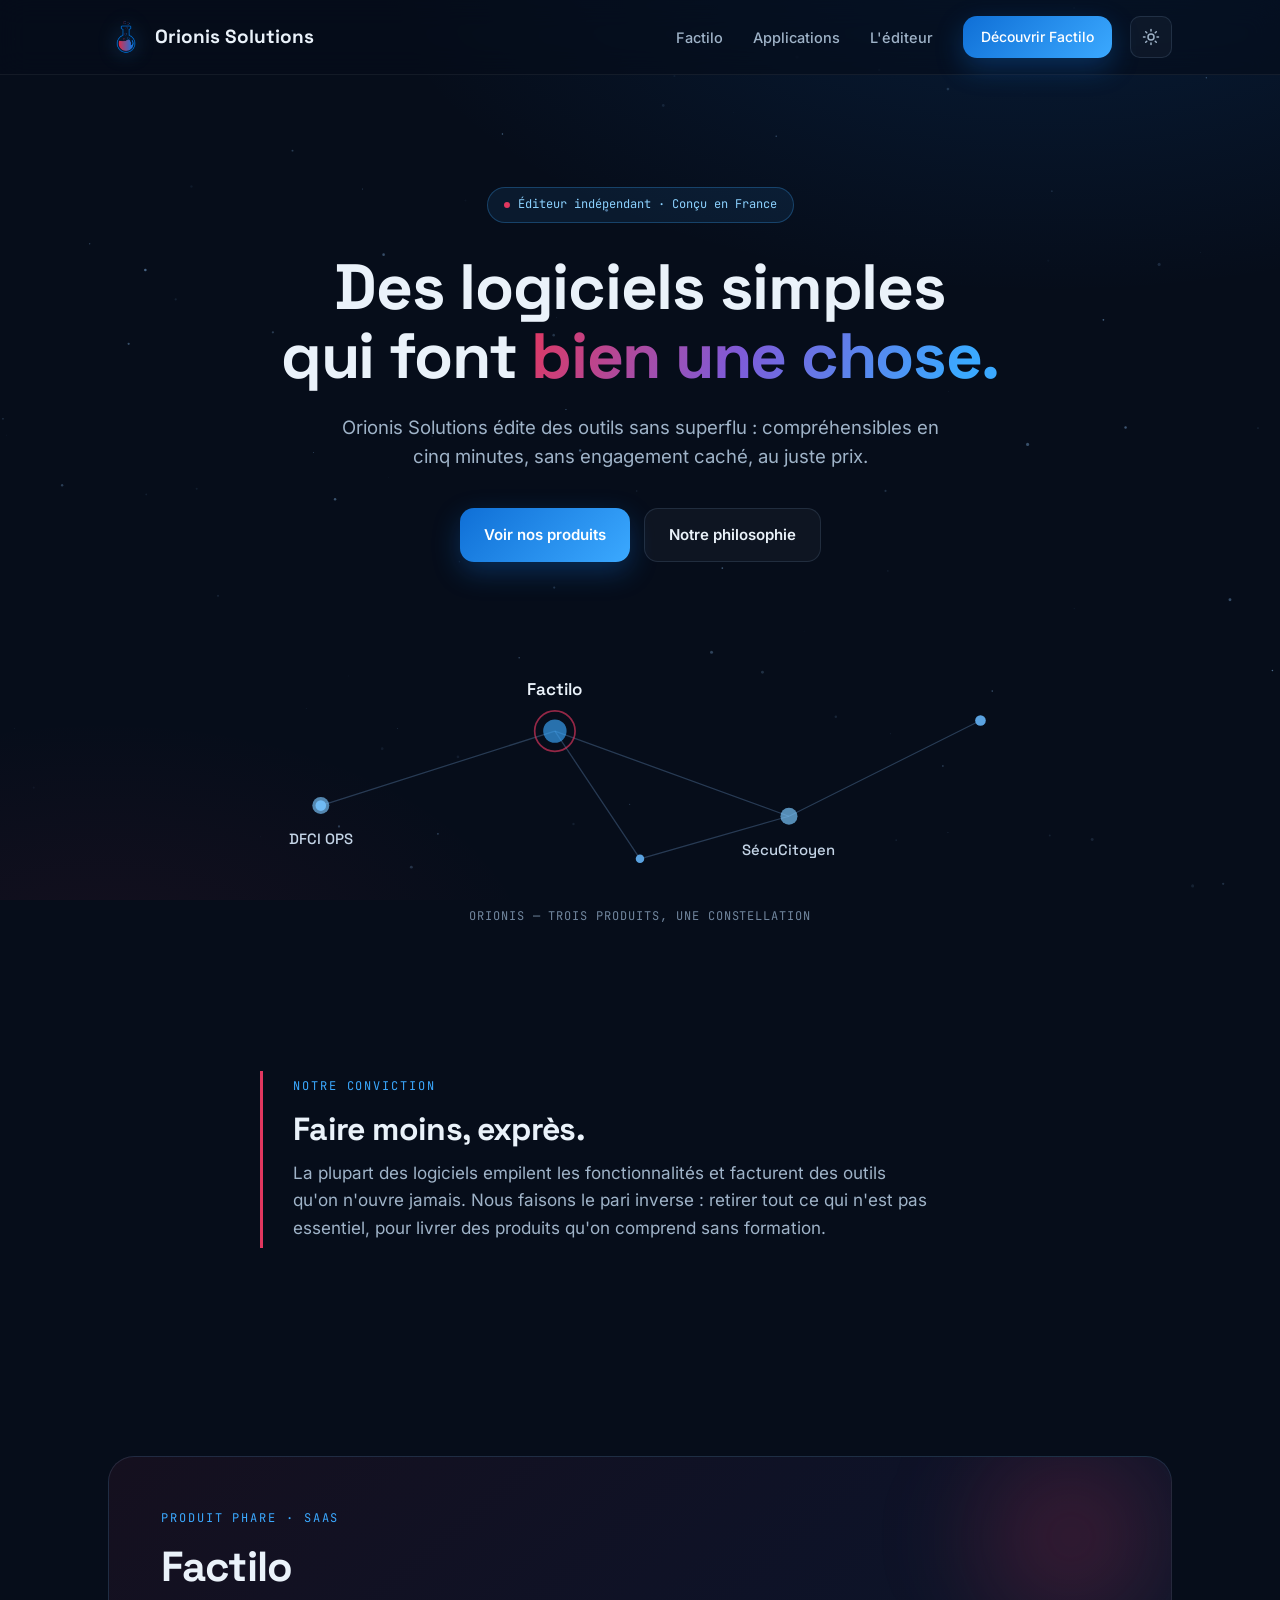
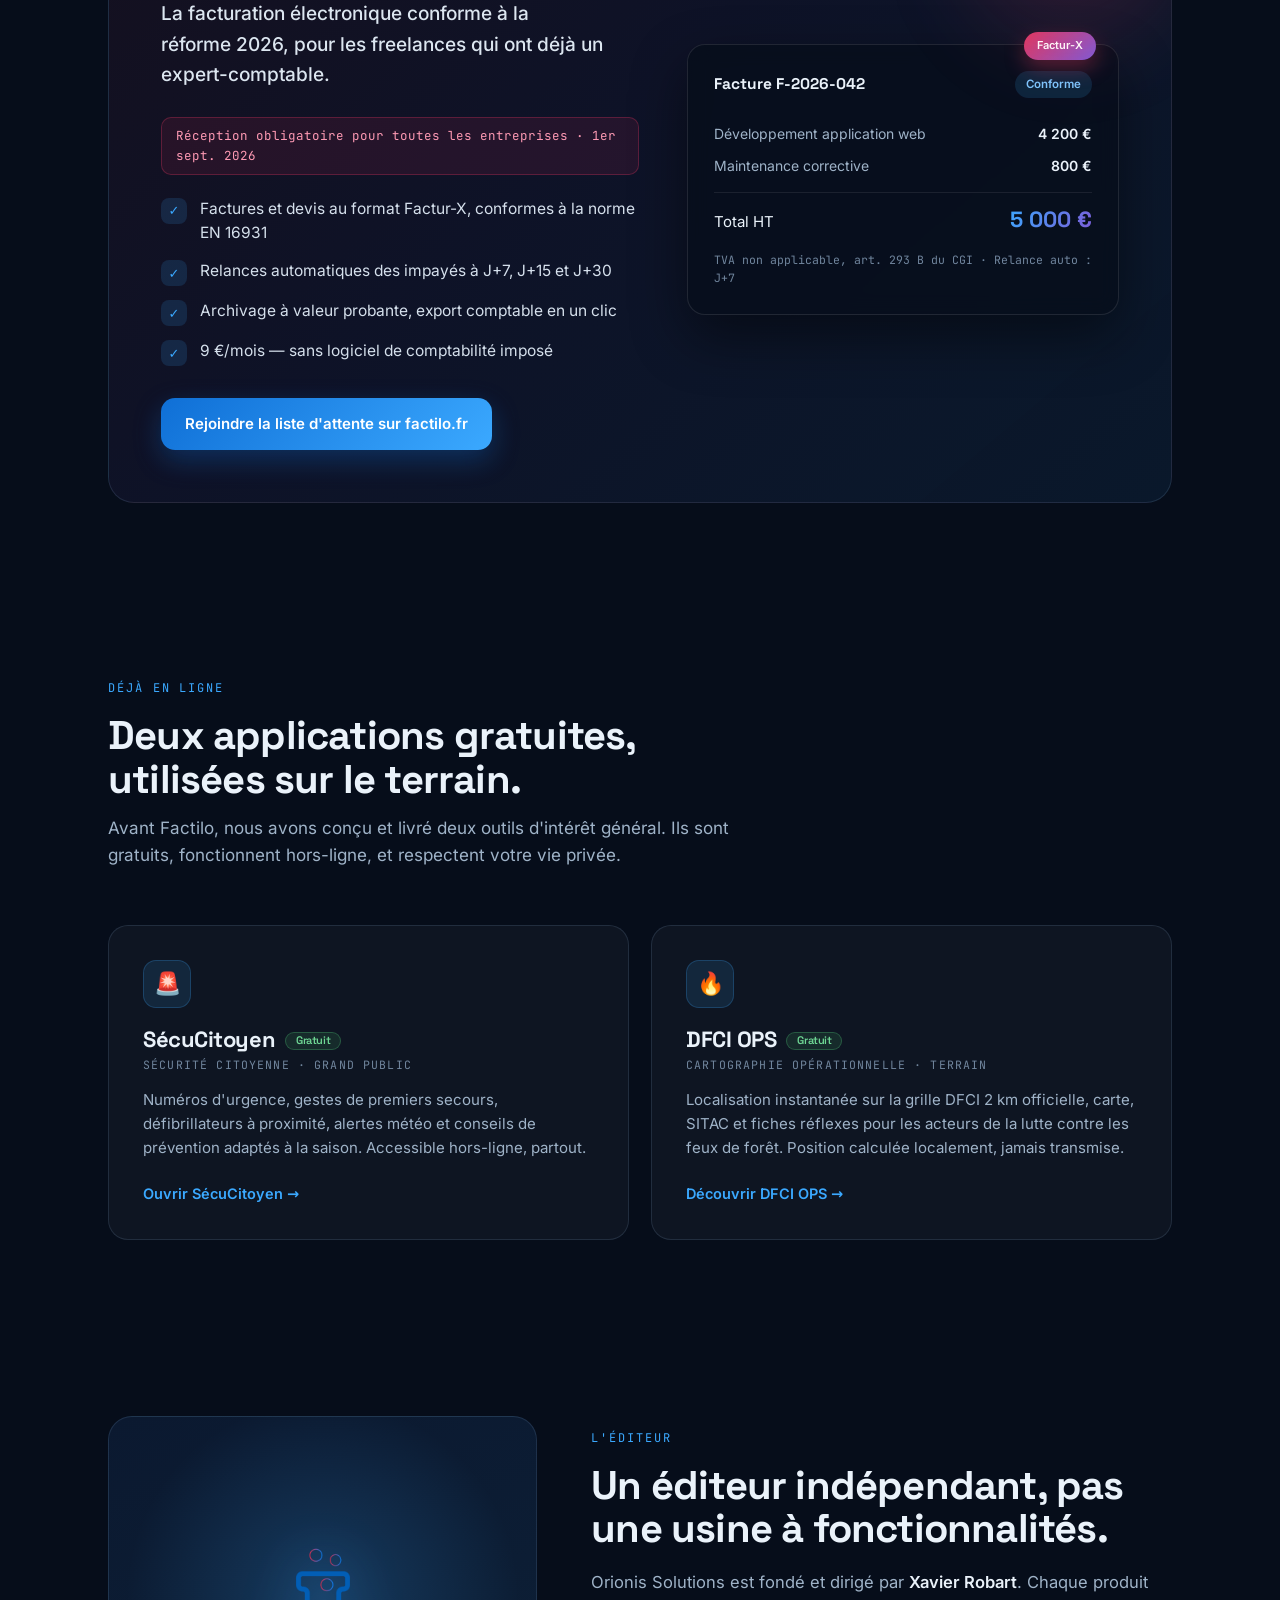
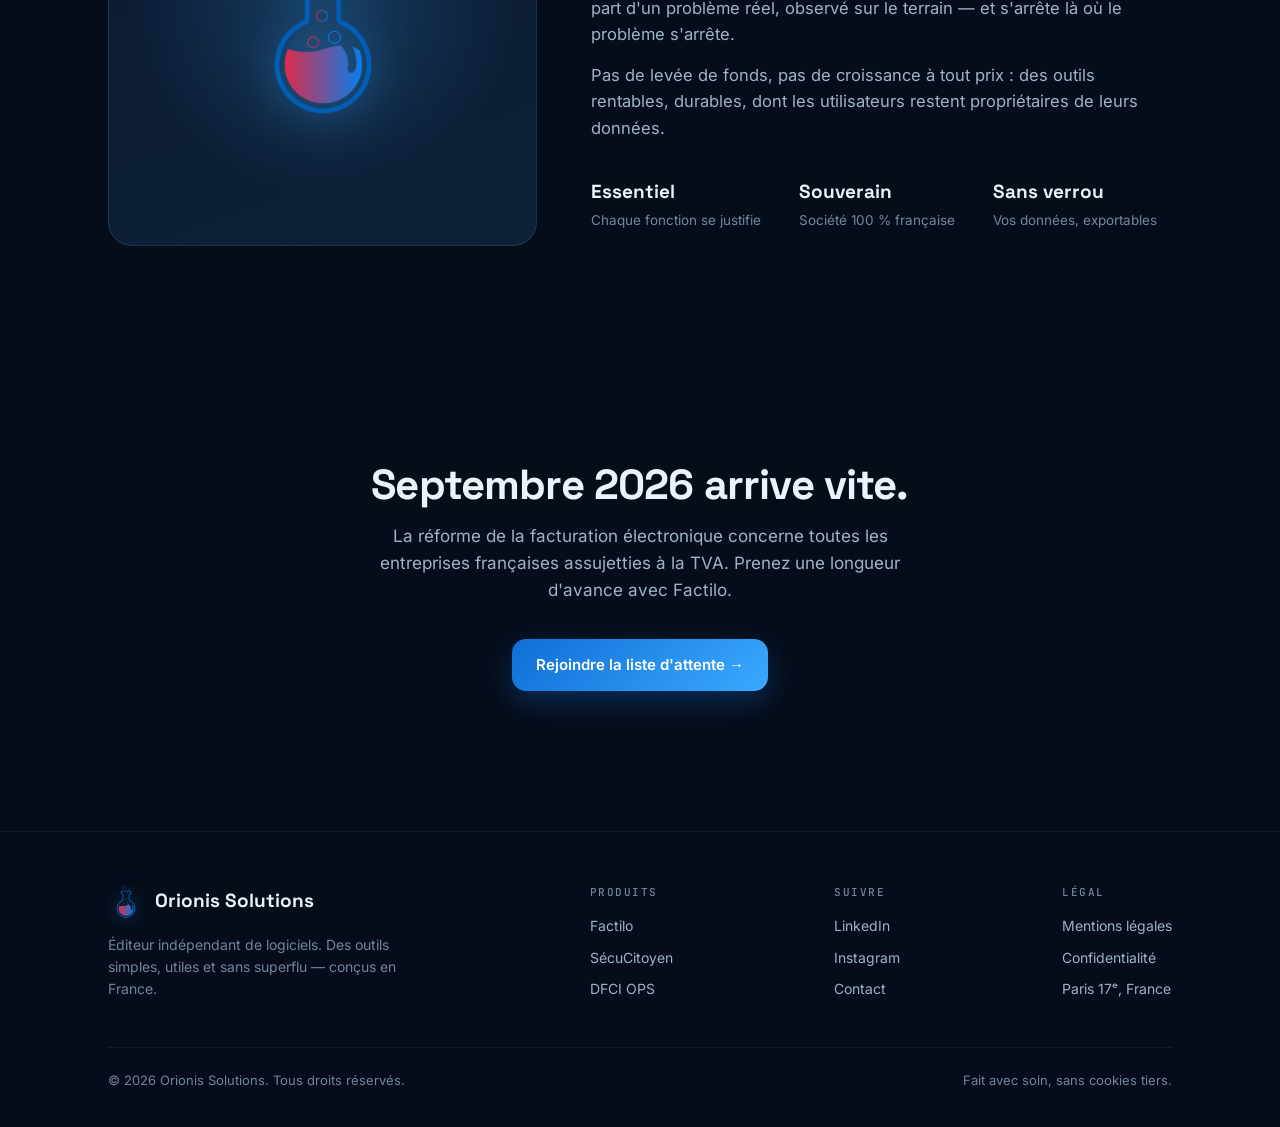
<file: index.html>
<!DOCTYPE html>
<html lang="fr">
<head>
<meta charset="utf-8">
<meta name="viewport" content="width=device-width, initial-scale=1">
<title>Orionis Solutions — Des logiciels simples qui font bien une chose</title>
<meta name="description" content="Éditeur indépendant de logiciels : Factilo (facturation électronique conforme 2026), SécuCitoyen et DFCI OPS. Conçus en France.">
<link rel="icon" type="image/png" href="images/favicon.png">
<link rel="apple-touch-icon" href="images/apple-touch-icon.png">
<link rel="canonical" href="https://orionis-solutions.fr/">
<meta property="og:type" content="website">
<meta property="og:site_name" content="Orionis Solutions">
<meta property="og:title" content="Orionis Solutions — Des logiciels simples qui font bien une chose">
<meta property="og:description" content="Éditeur indépendant de logiciels : Factilo, SécuCitoyen, DFCI OPS. Conçus en France.">
<meta property="og:url" content="https://orionis-solutions.fr/">
<meta property="og:image" content="https://orionis-solutions.fr/images/og-image.png">
<meta property="og:image:width" content="1200">
<meta property="og:image:height" content="630">
<meta property="og:image:alt" content="Orionis Solutions — Des logiciels simples qui font bien une chose.">
<meta property="og:locale" content="fr_FR">
<meta name="twitter:card" content="summary_large_image">
<meta name="twitter:image" content="https://orionis-solutions.fr/images/og-image.png">
<script>try{if(localStorage.getItem('theme')==='light')document.documentElement.dataset.theme='light'}catch(e){}</script>
<link rel="preload" href="fonts/space-grotesk-latin.woff2" as="font" type="font/woff2" crossorigin>
<link rel="preload" href="fonts/inter-latin.woff2" as="font" type="font/woff2" crossorigin>
<link rel="stylesheet" href="fonts/fonts.css">
<link rel="stylesheet" href="style.css">
</head>
<body>

<div class="sky"><canvas id="stars"></canvas></div>

<header>
  <div class="nav">
    <a class="brand" href="#top">
      <img src="images/logo-nobackground.png" alt="Logo Orionis Solutions">
      <span>Orionis Solutions</span>
    </a>
    <div class="nav-right">
      <nav class="nav-links" id="nav-menu" aria-label="Navigation principale">
        <a href="#factilo">Factilo</a>
        <a href="#apps">Applications</a>
        <a href="#editeur">L'éditeur</a>
        <a class="btn btn-primary nav-cta" href="https://factilo.fr" target="_blank" rel="noopener">Découvrir Factilo</a>
      </nav>
      <button class="theme-toggle" aria-label="Activer le mode clair">
        <svg class="icon-sun" viewBox="0 0 24 24" width="18" height="18" fill="none" stroke="currentColor" stroke-width="2" stroke-linecap="round" aria-hidden="true"><circle cx="12" cy="12" r="4"/><path d="M12 2v2M12 20v2M4.93 4.93l1.41 1.41M17.66 17.66l1.41 1.41M2 12h2M20 12h2M4.93 19.07l1.41-1.41M17.66 6.34l1.41-1.41"/></svg>
        <svg class="icon-moon" viewBox="0 0 24 24" width="18" height="18" fill="none" stroke="currentColor" stroke-width="2" stroke-linecap="round" stroke-linejoin="round" aria-hidden="true"><path d="M21 12.79A9 9 0 1 1 11.21 3 7 7 0 0 0 21 12.79z"/></svg>
      </button>
      <button class="menu-toggle" aria-expanded="false" aria-controls="nav-menu" aria-label="Ouvrir le menu">
        <span></span><span></span>
      </button>
    </div>
  </div>
</header>

<main id="top">

  <!-- HERO -->
  <div class="hero wrap">
    <div class="badge"><i></i>Éditeur indépendant · Conçu en France</div>
    <h1>Des logiciels simples<br>qui font <em>bien une chose.</em></h1>
    <p>Orionis Solutions édite des outils sans superflu : compréhensibles en cinq minutes, sans engagement caché, au juste prix.</p>
    <div class="hero-ctas">
      <a class="btn btn-primary" href="#factilo">Voir nos produits</a>
      <a class="btn btn-ghost" href="#editeur">Notre philosophie</a>
    </div>
  </div>

  <!-- CONSTELLATION -->
  <div class="constellation wrap" aria-hidden="true">
    <svg viewBox="0 0 1000 240" xmlns="http://www.w3.org/2000/svg" role="img">
      <g stroke="rgba(130,180,235,.28)" stroke-width="1.2">
        <line x1="200" y1="150" x2="420" y2="80"/>
        <line x1="420" y1="80" x2="640" y2="160"/>
        <line x1="640" y1="160" x2="820" y2="70"/>
        <line x1="420" y1="80" x2="500" y2="200"/>
        <line x1="640" y1="160" x2="500" y2="200"/>
      </g>
      <!-- étoiles secondaires -->
      <circle cx="200" cy="150" r="5" fill="#5aa2e0"/>
      <circle cx="500" cy="200" r="4" fill="#5aa2e0"/>
      <circle cx="820" cy="70" r="5" fill="#5aa2e0"/>
      <!-- Factilo -->
      <circle cx="420" cy="80" r="11" fill="#3ba9ff">
        <animate attributeName="opacity" values="1;.6;1" dur="3.4s" repeatCount="indefinite"/>
      </circle>
      <circle cx="420" cy="80" r="19" fill="none" stroke="rgba(225,55,95,.65)" stroke-width="1.6"/>
      <text class="t-main" x="420" y="46" text-anchor="middle" fill="#eaf2fa" font-family="Space Grotesk,sans-serif" font-weight="600" font-size="16">Factilo</text>
      <!-- SécuCitoyen -->
      <circle cx="640" cy="160" r="8" fill="#7cc8ff">
        <animate attributeName="opacity" values="1;.65;1" dur="4.1s" repeatCount="indefinite"/>
      </circle>
      <text x="640" y="196" text-anchor="middle" fill="#c4d4e6" font-family="Space Grotesk,sans-serif" font-weight="500" font-size="14">SécuCitoyen</text>
      <!-- DFCI OPS -->
      <circle cx="200" cy="150" r="8" fill="#7cc8ff">
        <animate attributeName="opacity" values="1;.65;1" dur="3.8s" repeatCount="indefinite"/>
      </circle>
      <text x="200" y="186" text-anchor="middle" fill="#c4d4e6" font-family="Space Grotesk,sans-serif" font-weight="500" font-size="14">DFCI OPS</text>
    </svg>
    <div class="const-caption">ORIONIS — TROIS PRODUITS, UNE CONSTELLATION</div>
  </div>

  <!-- MANIFESTO -->
  <div class="manifesto wrap">
    <div class="manifesto-box">
      <div class="eyebrow">Notre conviction</div>
      <h2>Faire moins, exprès.</h2>
      <p>La plupart des logiciels empilent les fonctionnalités et facturent des outils qu'on n'ouvre jamais. Nous faisons le pari inverse : retirer tout ce qui n'est pas essentiel, pour livrer des produits qu'on comprend sans formation.</p>
    </div>
  </div>

  <!-- FACTILO -->
  <section id="factilo" class="wrap">
    <div class="factilo-card">
      <div>
        <div class="eyebrow">Produit phare · SaaS</div>
        <h3>Factilo</h3>
        <p class="pitch">La facturation électronique conforme à la réforme 2026, pour les freelances qui ont déjà un expert-comptable.</p>
        <div class="deadline">Réception obligatoire pour toutes les entreprises · 1er sept. 2026</div>
        <div class="checks">
          <div class="check"><b>✓</b><span>Factures et devis au format Factur-X, conformes à la norme EN 16931</span></div>
          <div class="check"><b>✓</b><span>Relances automatiques des impayés à J+7, J+15 et J+30</span></div>
          <div class="check"><b>✓</b><span>Archivage à valeur probante, export comptable en un clic</span></div>
          <div class="check"><b>✓</b><span>9 €/mois — sans logiciel de comptabilité imposé</span></div>
        </div>
        <a class="btn btn-primary" href="https://factilo.fr" target="_blank" rel="noopener">Rejoindre la liste d'attente sur factilo.fr</a>
      </div>
      <div>
        <div class="invoice">
          <div class="inv-badge">Factur-X</div>
          <div class="invoice-head">
            <strong>Facture F-2026-042</strong>
            <span class="tag">Conforme</span>
          </div>
          <div class="inv-row"><span>Développement application web</span><span>4 200 €</span></div>
          <div class="inv-row"><span>Maintenance corrective</span><span>800 €</span></div>
          <div class="inv-sep"></div>
          <div class="inv-total"><span>Total HT</span><strong>5 000 €</strong></div>
          <div class="inv-note">TVA non applicable, art. 293 B du CGI · Relance auto : J+7</div>
        </div>
      </div>
    </div>
  </section>

  <!-- APPS GRATUITES -->
  <section id="apps" class="wrap">
    <div class="sec-head">
      <div class="eyebrow">Déjà en ligne</div>
      <h2>Deux applications gratuites, utilisées sur le terrain.</h2>
      <p>Avant Factilo, nous avons conçu et livré deux outils d'intérêt général. Ils sont gratuits, fonctionnent hors-ligne, et respectent votre vie privée.</p>
    </div>
    <div class="apps-grid">
      <article class="app-card">
        <div class="icon">🚨</div>
        <h3>SécuCitoyen<span class="free-pill">Gratuit</span></h3>
        <div class="kind">Sécurité citoyenne · Grand public</div>
        <p>Numéros d'urgence, gestes de premiers secours, défibrillateurs à proximité, alertes météo et conseils de prévention adaptés à la saison. Accessible hors-ligne, partout.</p>
        <a class="link" href="https://secucitoyen.vercel.app" target="_blank" rel="noopener">Ouvrir SécuCitoyen</a>
      </article>
      <article class="app-card">
        <div class="icon">🔥</div>
        <h3>DFCI OPS<span class="free-pill">Gratuit</span></h3>
        <div class="kind">Cartographie opérationnelle · Terrain</div>
        <p>Localisation instantanée sur la grille DFCI 2 km officielle, carte, SITAC et fiches réflexes pour les acteurs de la lutte contre les feux de forêt. Position calculée localement, jamais transmise.</p>
        <a class="link" href="pages/dfci-ops.html">Découvrir DFCI OPS</a>
      </article>
    </div>
  </section>

  <!-- ÉDITEUR -->
  <section id="editeur" class="wrap">
    <div class="studio">
      <div class="studio-visual">
        <img src="images/logo-nobackground.png" alt="Logo Orionis Solutions : une fiole bleue et rouge">
      </div>
      <div>
        <div class="eyebrow">L'éditeur</div>
        <h2>Un éditeur indépendant, pas une usine à fonctionnalités.</h2>
        <p>Orionis Solutions est fondé et dirigé par <strong style="color:var(--txt)">Xavier Robart</strong>. Chaque produit part d'un problème réel, observé sur le terrain — et s'arrête là où le problème s'arrête.</p>
        <p>Pas de levée de fonds, pas de croissance à tout prix : des outils rentables, durables, dont les utilisateurs restent propriétaires de leurs données.</p>
        <div class="pillars">
          <div class="pillar"><strong>Essentiel</strong><span>Chaque fonction se justifie</span></div>
          <div class="pillar"><strong>Souverain</strong><span>Société 100 % française</span></div>
          <div class="pillar"><strong>Sans verrou</strong><span>Vos données, exportables</span></div>
        </div>
      </div>
    </div>
  </section>

  <!-- CTA FINAL -->
  <div class="final wrap">
    <h2>Septembre 2026 arrive vite.</h2>
    <p>La réforme de la facturation électronique concerne toutes les entreprises françaises assujetties à la TVA. Prenez une longueur d'avance avec Factilo.</p>
    <a class="btn btn-primary" href="https://factilo.fr" target="_blank" rel="noopener">Rejoindre la liste d'attente →</a>
  </div>

</main>

<footer id="contact">
  <div class="wrap">
    <div class="foot-grid">
      <div class="foot-brand">
        <div class="brand">
          <img src="images/logo-nobackground.png" alt="Logo Orionis Solutions">
          <span>Orionis Solutions</span>
        </div>
        <p>Éditeur indépendant de logiciels. Des outils simples, utiles et sans superflu — conçus en France.</p>
      </div>
      <div class="foot-col">
        <h4>Produits</h4>
        <a href="https://factilo.fr" target="_blank" rel="noopener">Factilo</a>
        <a href="https://secucitoyen.vercel.app" target="_blank" rel="noopener">SécuCitoyen</a>
        <a href="pages/dfci-ops.html">DFCI OPS</a>
      </div>
      <div class="foot-col">
        <h4>Suivre</h4>
        <a href="https://www.linkedin.com/company/orionis-solutions" target="_blank" rel="noopener">LinkedIn</a>
        <a href="https://www.instagram.com/orionis_solutions/" target="_blank" rel="noopener">Instagram</a>
        <a href="mailto:xav.robart@gmail.com">Contact</a>
      </div>
      <div class="foot-col">
        <h4>Légal</h4>
        <a href="mentions-legales.html">Mentions légales</a>
        <a href="politique-confidentialite.html">Confidentialité</a>
        <span>Paris 17ᵉ, France</span>
      </div>
    </div>
    <div class="foot-legal">
      <span>© 2026 Orionis Solutions. Tous droits réservés.</span>
      <span>Fait avec soin, sans cookies tiers.</span>
    </div>
  </div>
</footer>

<button class="to-top" aria-label="Remonter en haut de la page">
  <svg viewBox="0 0 24 24" width="20" height="20" fill="none" stroke="currentColor" stroke-width="2" stroke-linecap="round" stroke-linejoin="round" aria-hidden="true"><path d="M12 19V5M5 12l7-7 7 7"/></svg>
</button>

<script src="main.js" defer></script>

</body>
</html>
</file>
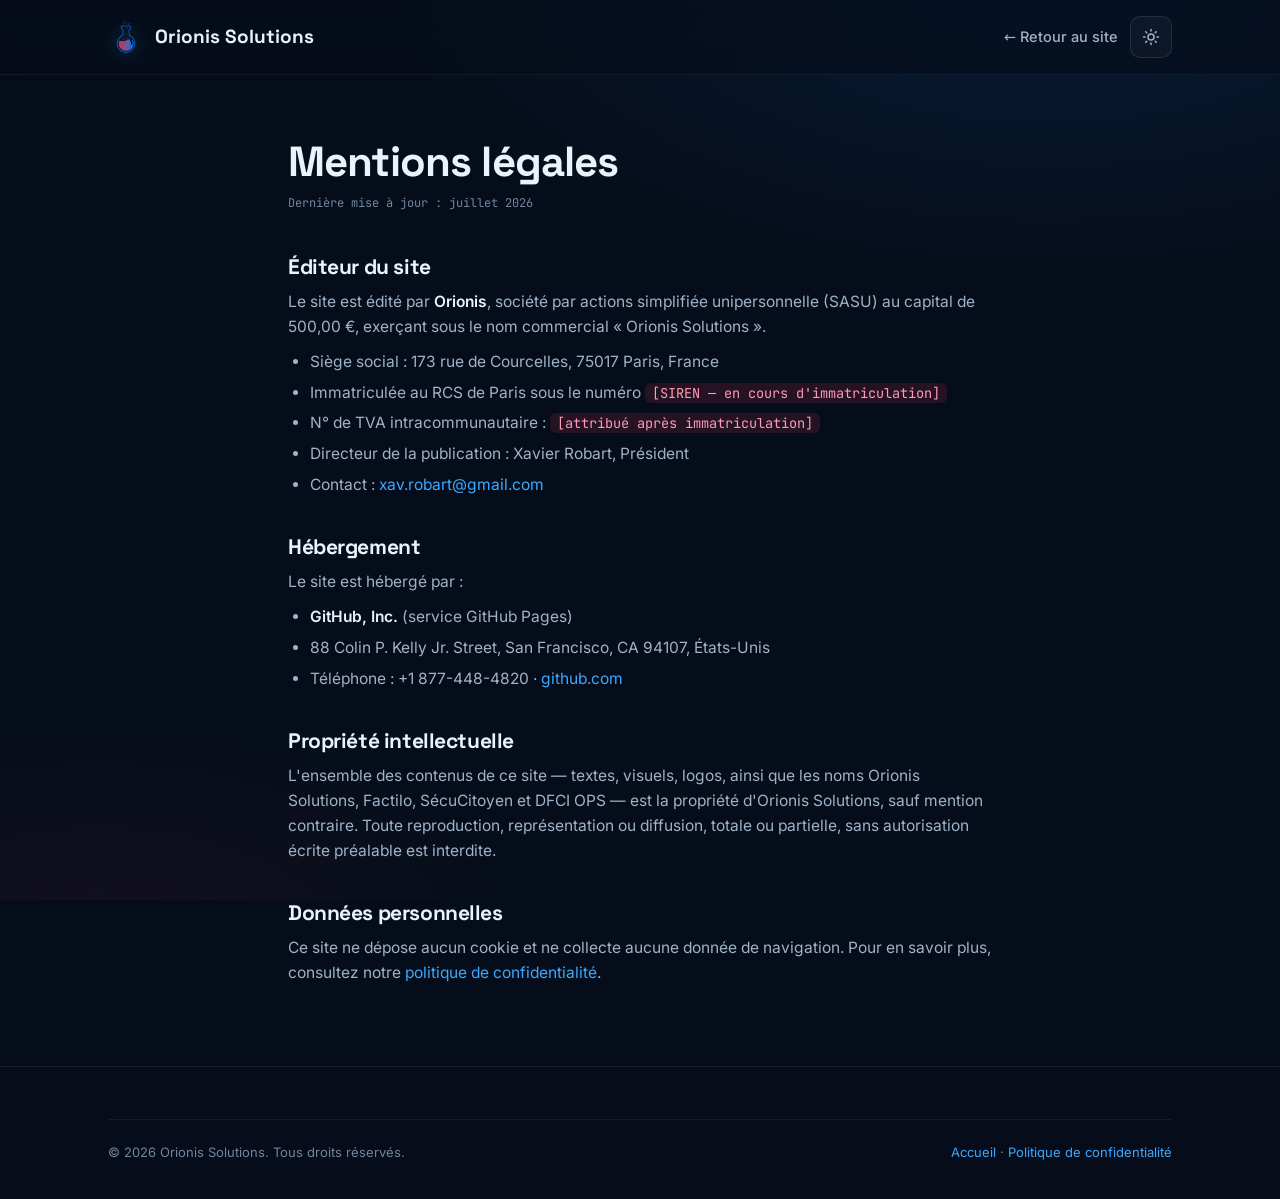
<file: mentions-legales.html>
<!DOCTYPE html>
<html lang="fr">
<head>
<meta charset="utf-8">
<meta name="viewport" content="width=device-width, initial-scale=1">
<title>Mentions légales — Orionis Solutions</title>
<meta name="description" content="Mentions légales du site d'Orionis Solutions.">
<link rel="icon" type="image/png" href="images/favicon.png">
<link rel="apple-touch-icon" href="images/apple-touch-icon.png">
<script>try{if(localStorage.getItem('theme')==='light')document.documentElement.dataset.theme='light'}catch(e){}</script>
<link rel="stylesheet" href="fonts/fonts.css">
<link rel="stylesheet" href="style.css">
</head>
<body>

<div class="sky"></div>

<header>
  <div class="nav">
    <a class="brand" href="index.html">
      <img src="images/logo-nobackground.png" alt="Logo Orionis Solutions">
      <span>Orionis Solutions</span>
    </a>
    <div class="nav-right">
      <a class="back-link" href="index.html">← Retour au site</a>
      <button class="theme-toggle" aria-label="Activer le mode clair">
        <svg class="icon-sun" viewBox="0 0 24 24" width="18" height="18" fill="none" stroke="currentColor" stroke-width="2" stroke-linecap="round" aria-hidden="true"><circle cx="12" cy="12" r="4"/><path d="M12 2v2M12 20v2M4.93 4.93l1.41 1.41M17.66 17.66l1.41 1.41M2 12h2M20 12h2M4.93 19.07l1.41-1.41M17.66 6.34l1.41-1.41"/></svg>
        <svg class="icon-moon" viewBox="0 0 24 24" width="18" height="18" fill="none" stroke="currentColor" stroke-width="2" stroke-linecap="round" stroke-linejoin="round" aria-hidden="true"><path d="M21 12.79A9 9 0 1 1 11.21 3 7 7 0 0 0 21 12.79z"/></svg>
      </button>
    </div>
  </div>
</header>

<main class="legal">
  <h1>Mentions légales</h1>
  <p class="updated">Dernière mise à jour : juillet 2026</p>

  <h2>Éditeur du site</h2>
  <p>Le site est édité par <strong style="color:var(--txt)">Orionis</strong>, société par actions simplifiée unipersonnelle (SASU) au capital de 500,00 €, exerçant sous le nom commercial « Orionis Solutions ».</p>
  <ul>
    <li>Siège social : 173 rue de Courcelles, 75017 Paris, France</li>
    <li>Immatriculée au RCS de Paris sous le numéro <mark>[SIREN — en cours d'immatriculation]</mark></li>
    <li>N° de TVA intracommunautaire : <mark>[attribué après immatriculation]</mark></li>
    <li>Directeur de la publication : Xavier Robart, Président</li>
    <li>Contact : <a href="mailto:xav.robart@gmail.com">xav.robart@gmail.com</a></li>
  </ul>

  <h2>Hébergement</h2>
  <p>Le site est hébergé par :</p>
  <ul>
    <li><strong style="color:var(--txt)">GitHub, Inc.</strong> (service GitHub Pages)</li>
    <li>88 Colin P. Kelly Jr. Street, San Francisco, CA 94107, États-Unis</li>
    <li>Téléphone : +1 877-448-4820 · <a href="https://github.com" target="_blank" rel="noopener">github.com</a></li>
  </ul>

  <h2>Propriété intellectuelle</h2>
  <p>L'ensemble des contenus de ce site — textes, visuels, logos, ainsi que les noms Orionis Solutions, Factilo, SécuCitoyen et DFCI OPS — est la propriété d'Orionis Solutions, sauf mention contraire. Toute reproduction, représentation ou diffusion, totale ou partielle, sans autorisation écrite préalable est interdite.</p>

  <h2>Données personnelles</h2>
  <p>Ce site ne dépose aucun cookie et ne collecte aucune donnée de navigation. Pour en savoir plus, consultez notre <a href="politique-confidentialite.html">politique de confidentialité</a>.</p>
</main>

<footer>
  <div class="wrap">
    <div class="foot-legal">
      <span>© 2026 Orionis Solutions. Tous droits réservés.</span>
      <span><a href="index.html">Accueil</a> · <a href="politique-confidentialite.html">Politique de confidentialité</a></span>
    </div>
  </div>
</footer>

<button class="to-top" aria-label="Remonter en haut de la page">
  <svg viewBox="0 0 24 24" width="20" height="20" fill="none" stroke="currentColor" stroke-width="2" stroke-linecap="round" stroke-linejoin="round" aria-hidden="true"><path d="M12 19V5M5 12l7-7 7 7"/></svg>
</button>

<script src="main.js" defer></script>

</body>
</html>
</file>
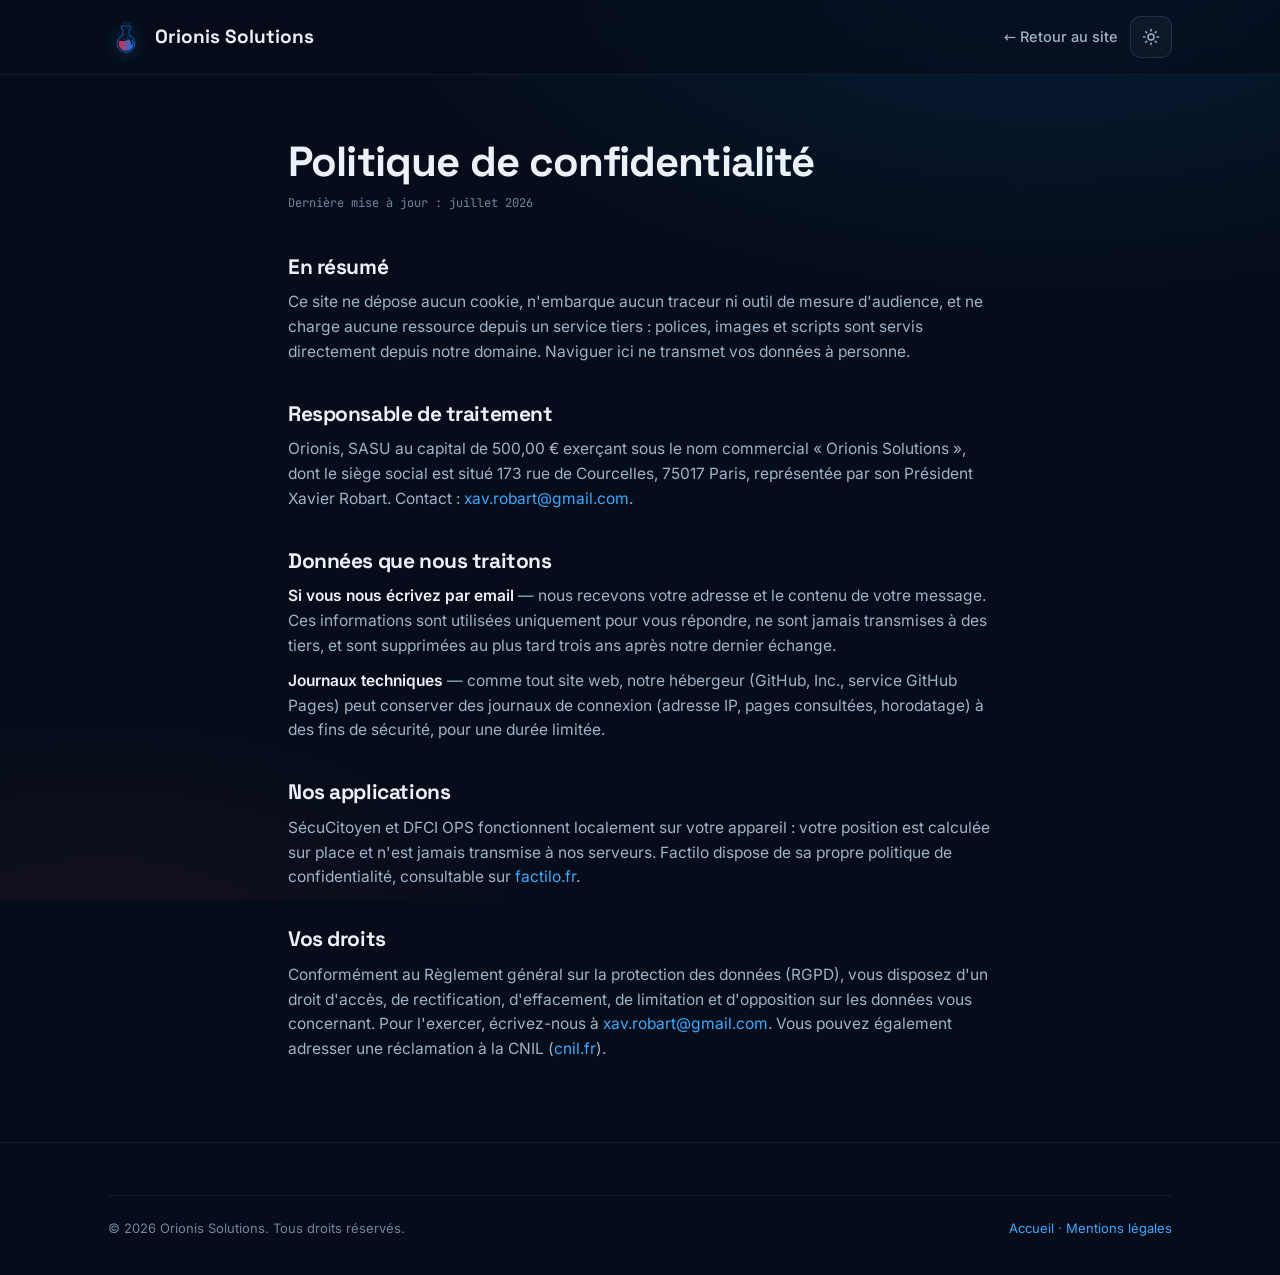
<file: politique-confidentialite.html>
<!DOCTYPE html>
<html lang="fr">
<head>
<meta charset="utf-8">
<meta name="viewport" content="width=device-width, initial-scale=1">
<title>Politique de confidentialité — Orionis Solutions</title>
<meta name="description" content="Politique de confidentialité du site d'Orionis Solutions.">
<link rel="icon" type="image/png" href="images/favicon.png">
<link rel="apple-touch-icon" href="images/apple-touch-icon.png">
<script>try{if(localStorage.getItem('theme')==='light')document.documentElement.dataset.theme='light'}catch(e){}</script>
<link rel="stylesheet" href="fonts/fonts.css">
<link rel="stylesheet" href="style.css">
</head>
<body>

<div class="sky"></div>

<header>
  <div class="nav">
    <a class="brand" href="index.html">
      <img src="images/logo-nobackground.png" alt="Logo Orionis Solutions">
      <span>Orionis Solutions</span>
    </a>
    <div class="nav-right">
      <a class="back-link" href="index.html">← Retour au site</a>
      <button class="theme-toggle" aria-label="Activer le mode clair">
        <svg class="icon-sun" viewBox="0 0 24 24" width="18" height="18" fill="none" stroke="currentColor" stroke-width="2" stroke-linecap="round" aria-hidden="true"><circle cx="12" cy="12" r="4"/><path d="M12 2v2M12 20v2M4.93 4.93l1.41 1.41M17.66 17.66l1.41 1.41M2 12h2M20 12h2M4.93 19.07l1.41-1.41M17.66 6.34l1.41-1.41"/></svg>
        <svg class="icon-moon" viewBox="0 0 24 24" width="18" height="18" fill="none" stroke="currentColor" stroke-width="2" stroke-linecap="round" stroke-linejoin="round" aria-hidden="true"><path d="M21 12.79A9 9 0 1 1 11.21 3 7 7 0 0 0 21 12.79z"/></svg>
      </button>
    </div>
  </div>
</header>

<main class="legal">
  <h1>Politique de confidentialité</h1>
  <p class="updated">Dernière mise à jour : juillet 2026</p>

  <h2>En résumé</h2>
  <p>Ce site ne dépose aucun cookie, n'embarque aucun traceur ni outil de mesure d'audience, et ne charge aucune ressource depuis un service tiers : polices, images et scripts sont servis directement depuis notre domaine. Naviguer ici ne transmet vos données à personne.</p>

  <h2>Responsable de traitement</h2>
  <p>Orionis, SASU au capital de 500,00 € exerçant sous le nom commercial « Orionis Solutions », dont le siège social est situé 173 rue de Courcelles, 75017 Paris, représentée par son Président Xavier Robart. Contact : <a href="mailto:xav.robart@gmail.com">xav.robart@gmail.com</a>.</p>

  <h2>Données que nous traitons</h2>
  <p><strong style="color:var(--txt)">Si vous nous écrivez par email</strong> — nous recevons votre adresse et le contenu de votre message. Ces informations sont utilisées uniquement pour vous répondre, ne sont jamais transmises à des tiers, et sont supprimées au plus tard trois ans après notre dernier échange.</p>
  <p><strong style="color:var(--txt)">Journaux techniques</strong> — comme tout site web, notre hébergeur (GitHub, Inc., service GitHub Pages) peut conserver des journaux de connexion (adresse IP, pages consultées, horodatage) à des fins de sécurité, pour une durée limitée.</p>

  <h2>Nos applications</h2>
  <p>SécuCitoyen et DFCI OPS fonctionnent localement sur votre appareil : votre position est calculée sur place et n'est jamais transmise à nos serveurs. Factilo dispose de sa propre politique de confidentialité, consultable sur <a href="https://factilo.fr" target="_blank" rel="noopener">factilo.fr</a>.</p>

  <h2>Vos droits</h2>
  <p>Conformément au Règlement général sur la protection des données (RGPD), vous disposez d'un droit d'accès, de rectification, d'effacement, de limitation et d'opposition sur les données vous concernant. Pour l'exercer, écrivez-nous à <a href="mailto:xav.robart@gmail.com">xav.robart@gmail.com</a>. Vous pouvez également adresser une réclamation à la CNIL (<a href="https://www.cnil.fr" target="_blank" rel="noopener">cnil.fr</a>).</p>
</main>

<footer>
  <div class="wrap">
    <div class="foot-legal">
      <span>© 2026 Orionis Solutions. Tous droits réservés.</span>
      <span><a href="index.html">Accueil</a> · <a href="mentions-legales.html">Mentions légales</a></span>
    </div>
  </div>
</footer>

<button class="to-top" aria-label="Remonter en haut de la page">
  <svg viewBox="0 0 24 24" width="20" height="20" fill="none" stroke="currentColor" stroke-width="2" stroke-linecap="round" stroke-linejoin="round" aria-hidden="true"><path d="M12 19V5M5 12l7-7 7 7"/></svg>
</button>

<script src="main.js" defer></script>

</body>
</html>
</file>
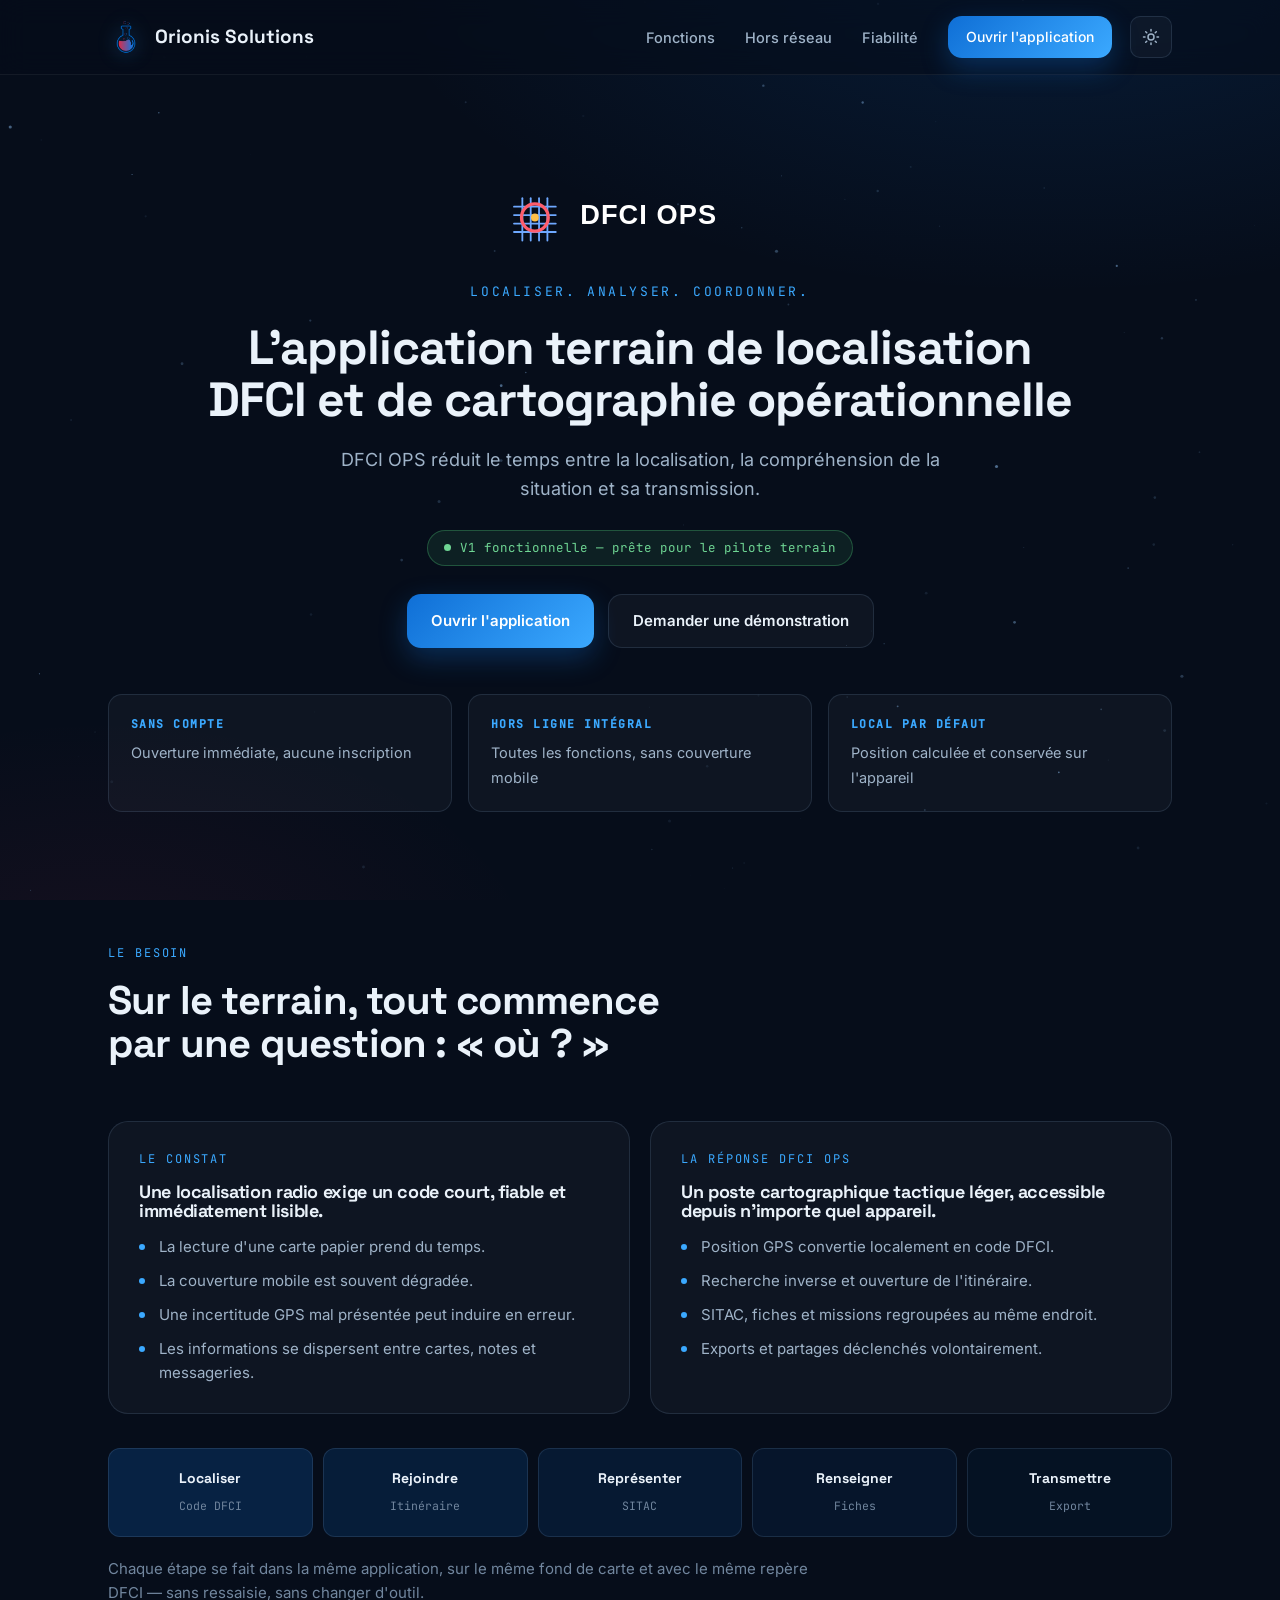
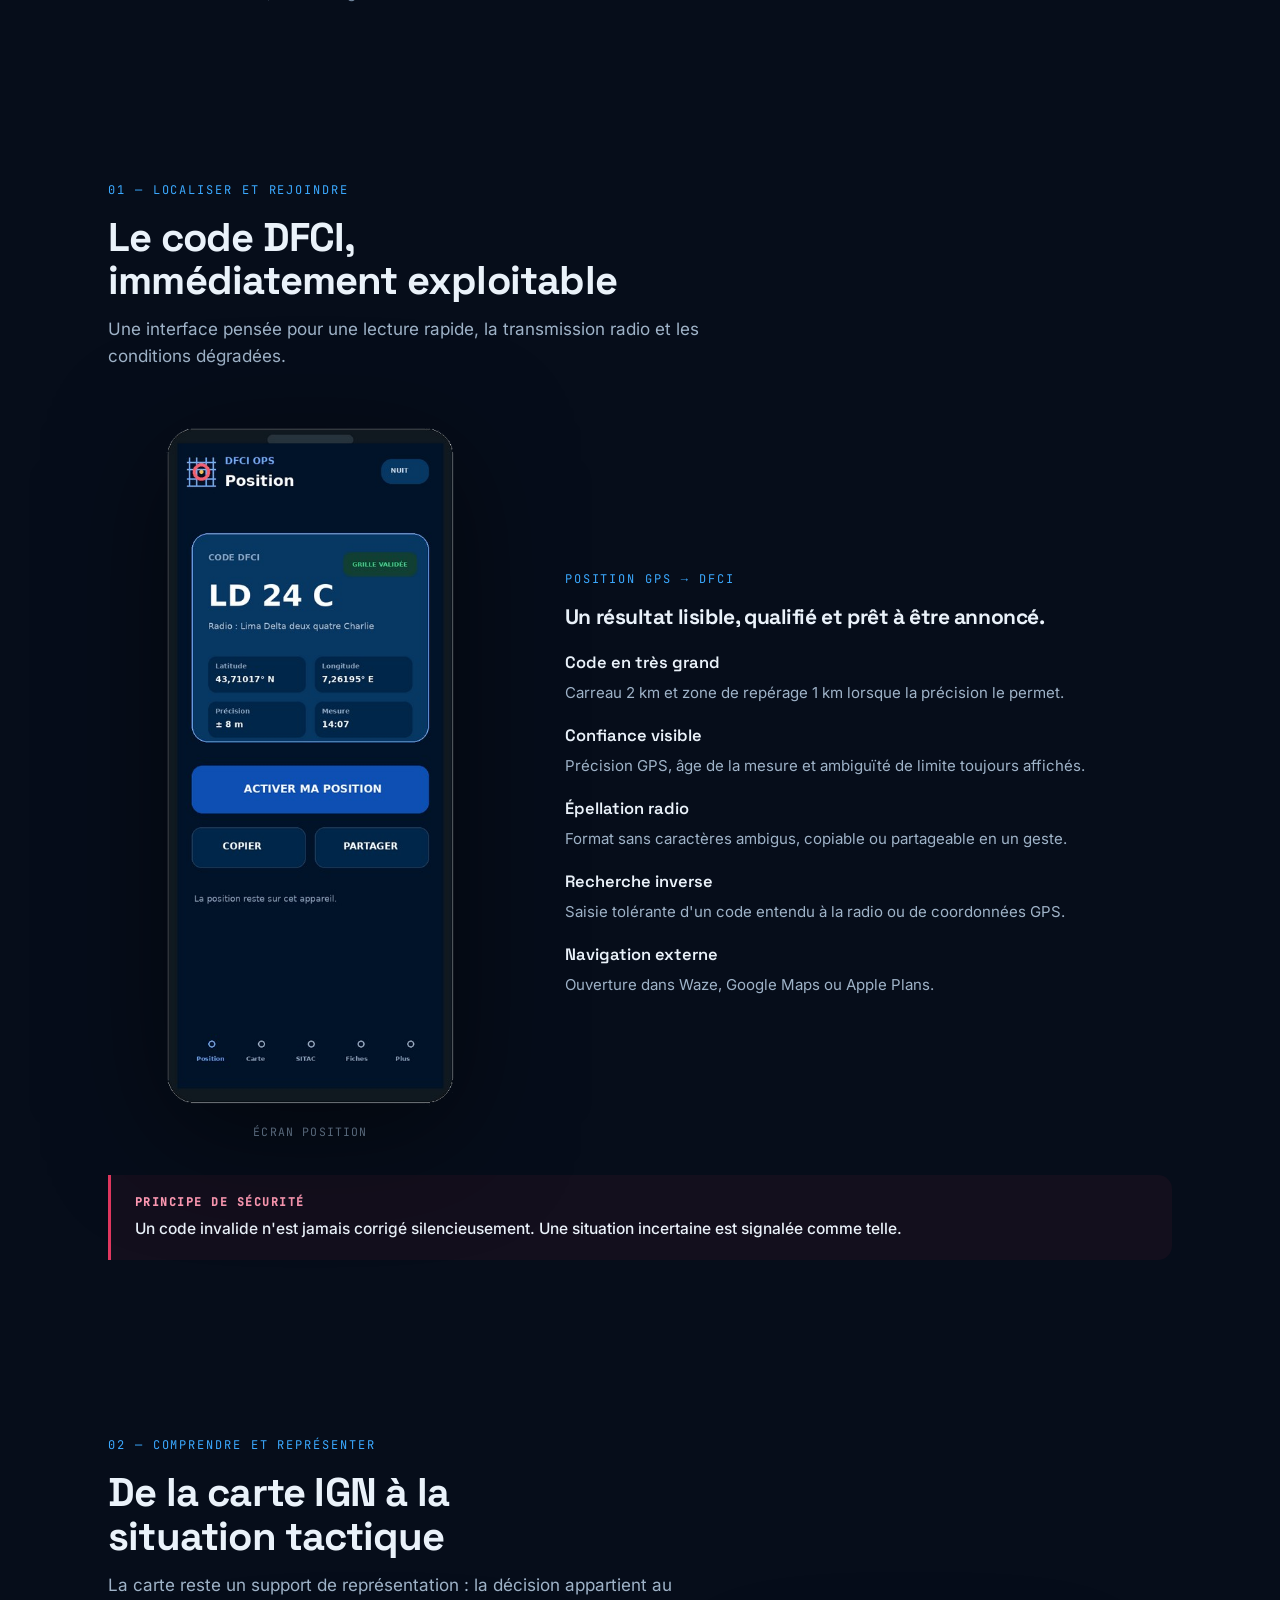
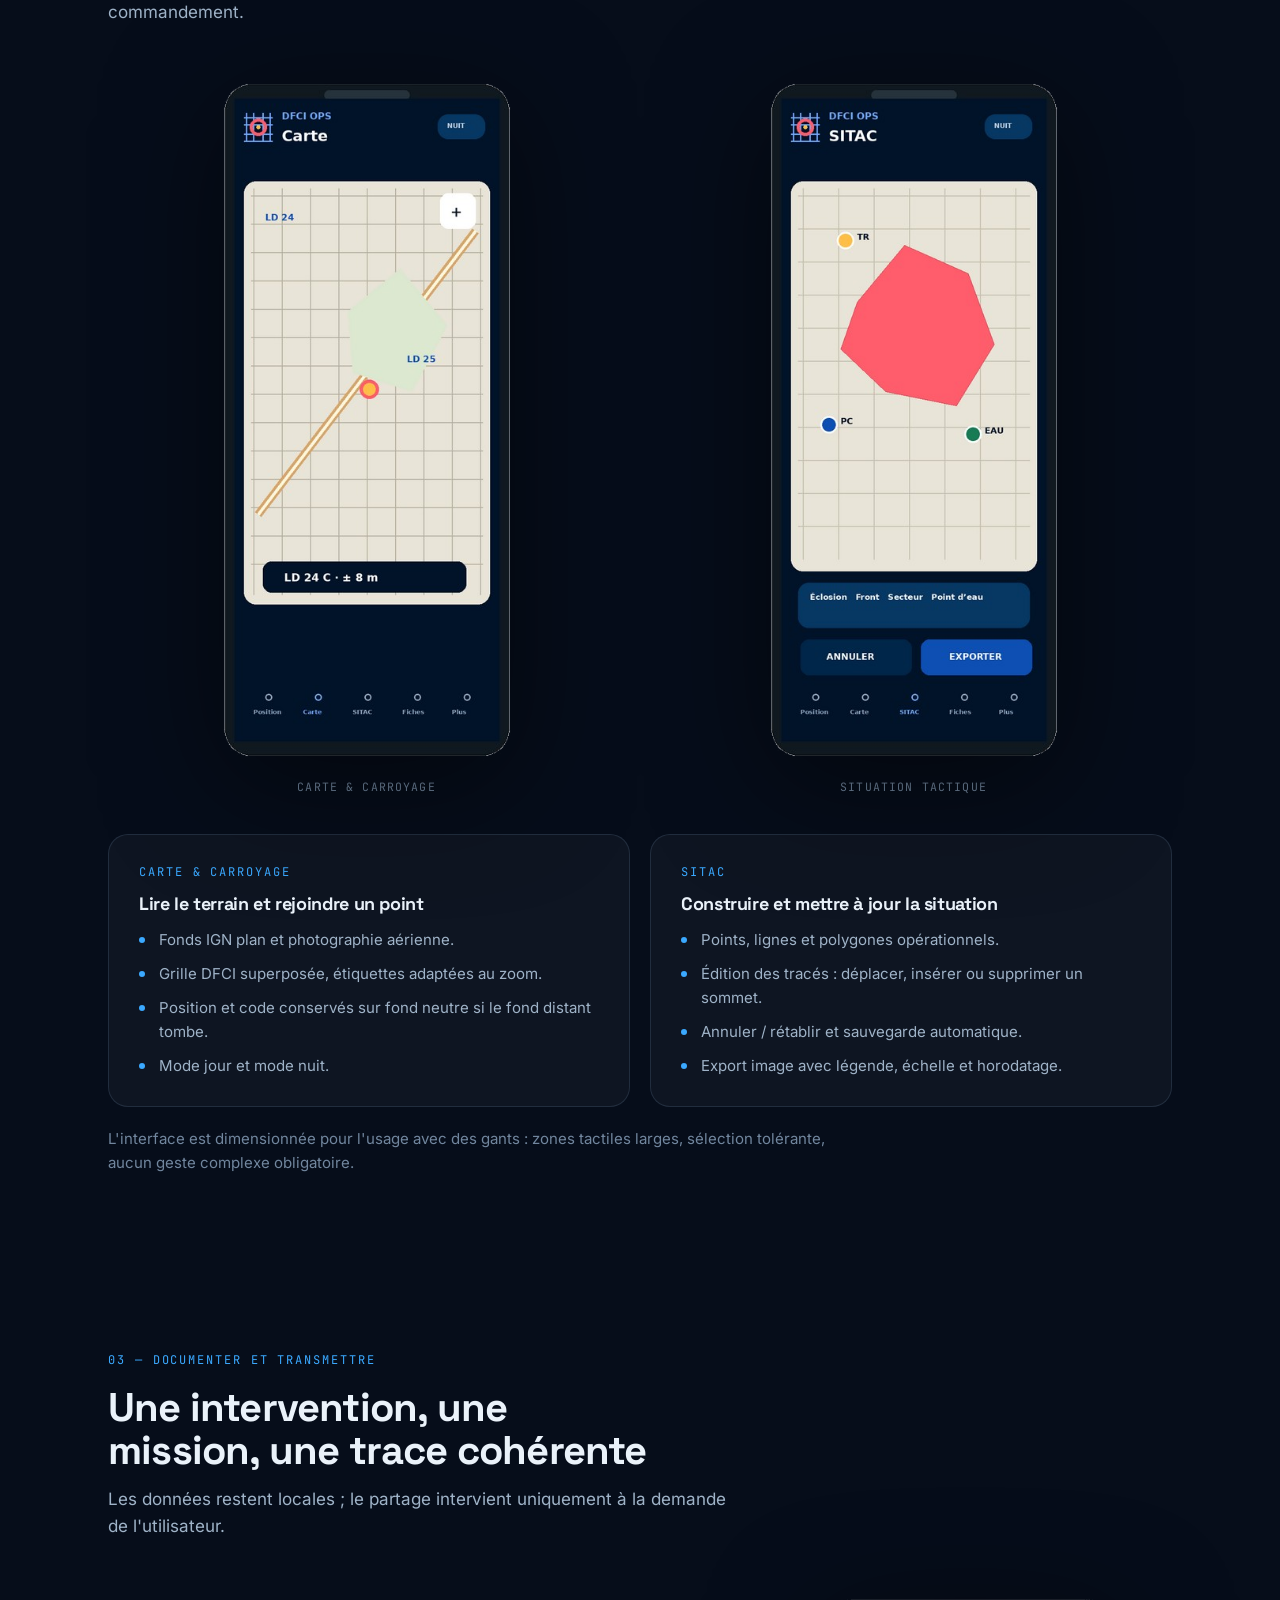
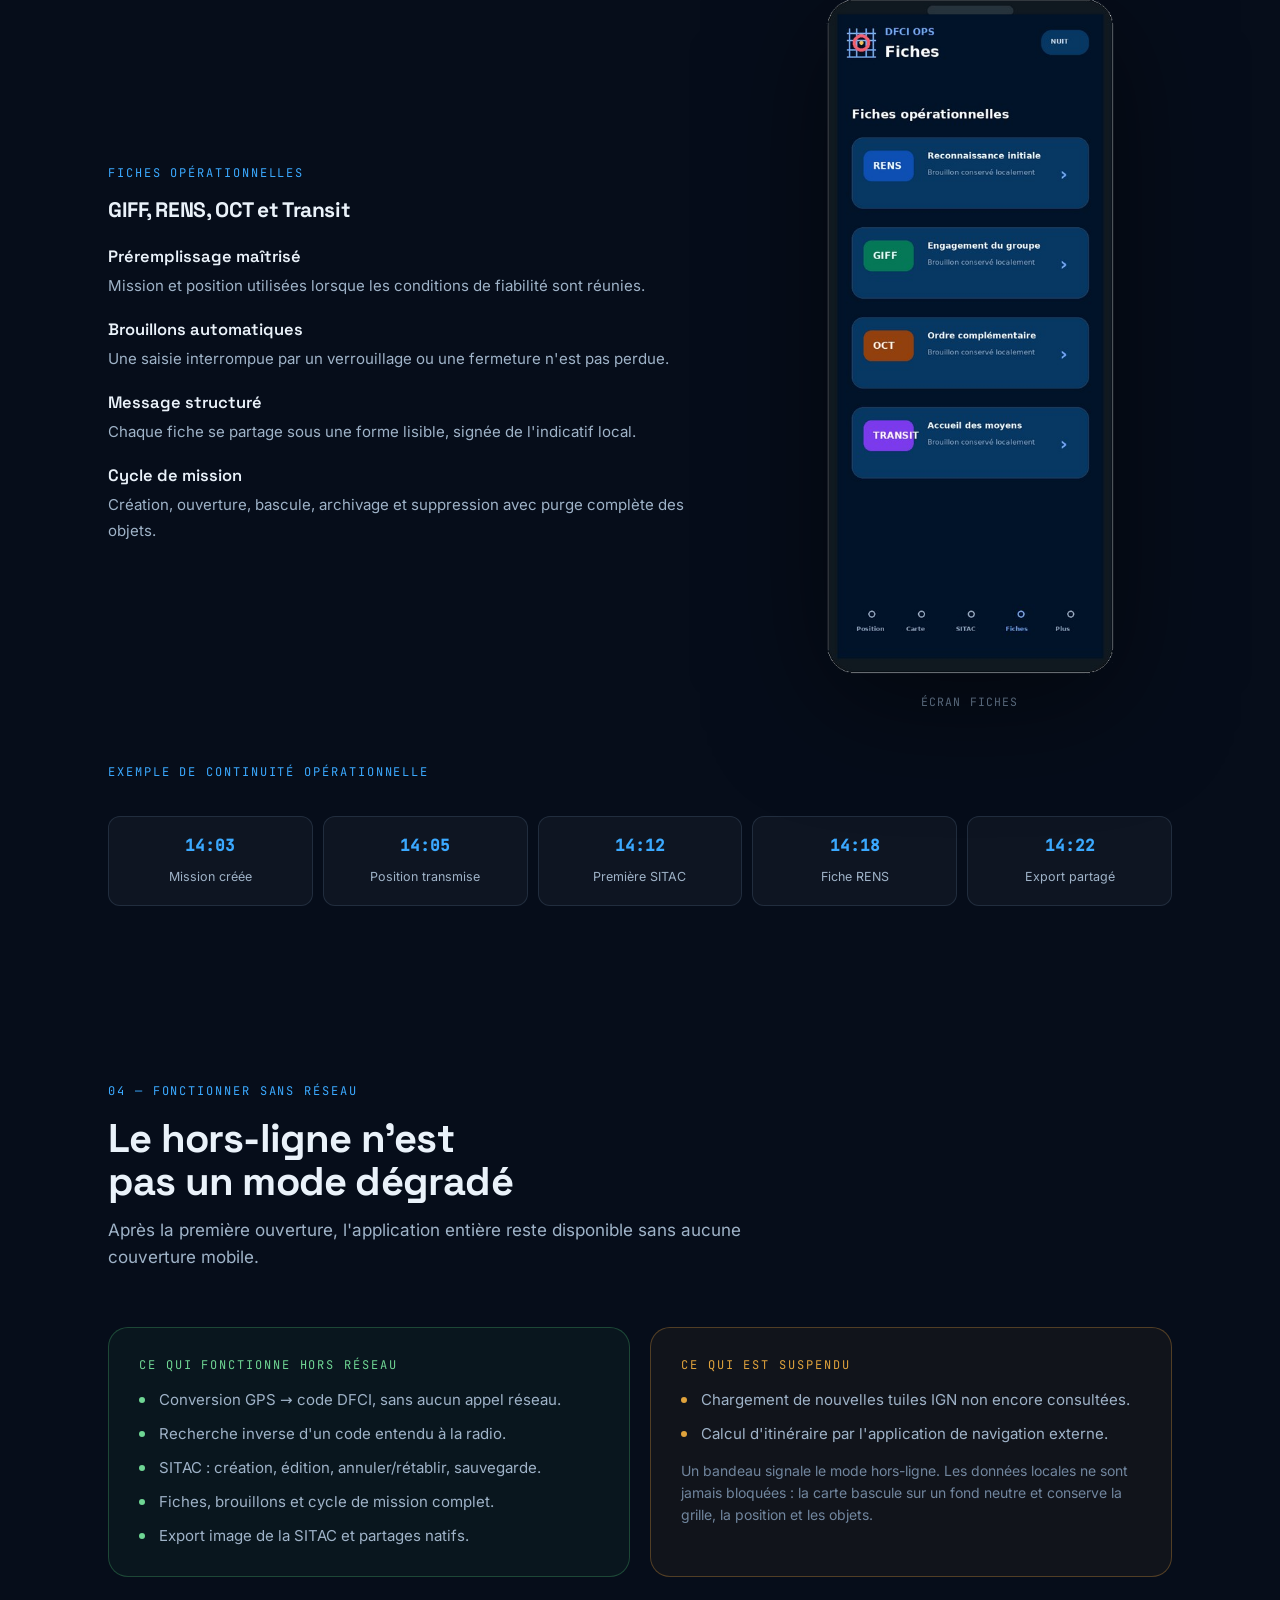
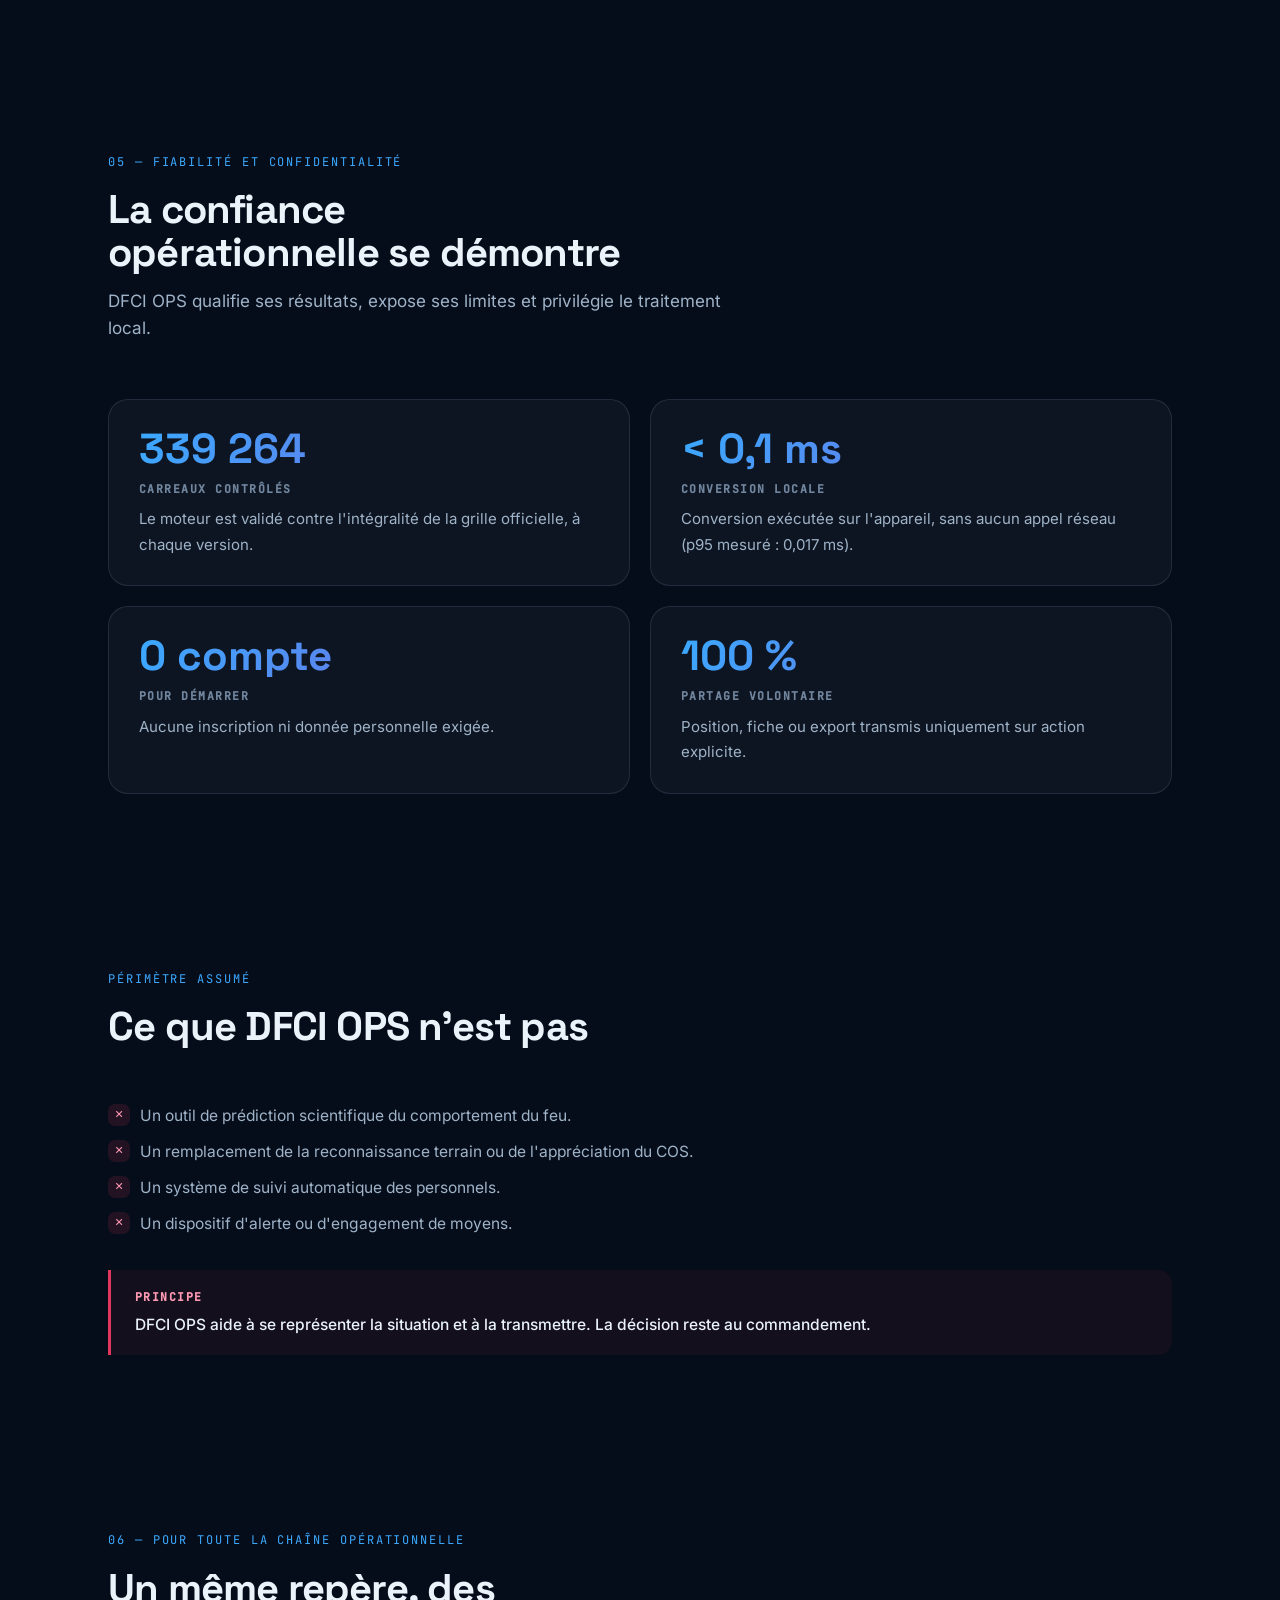
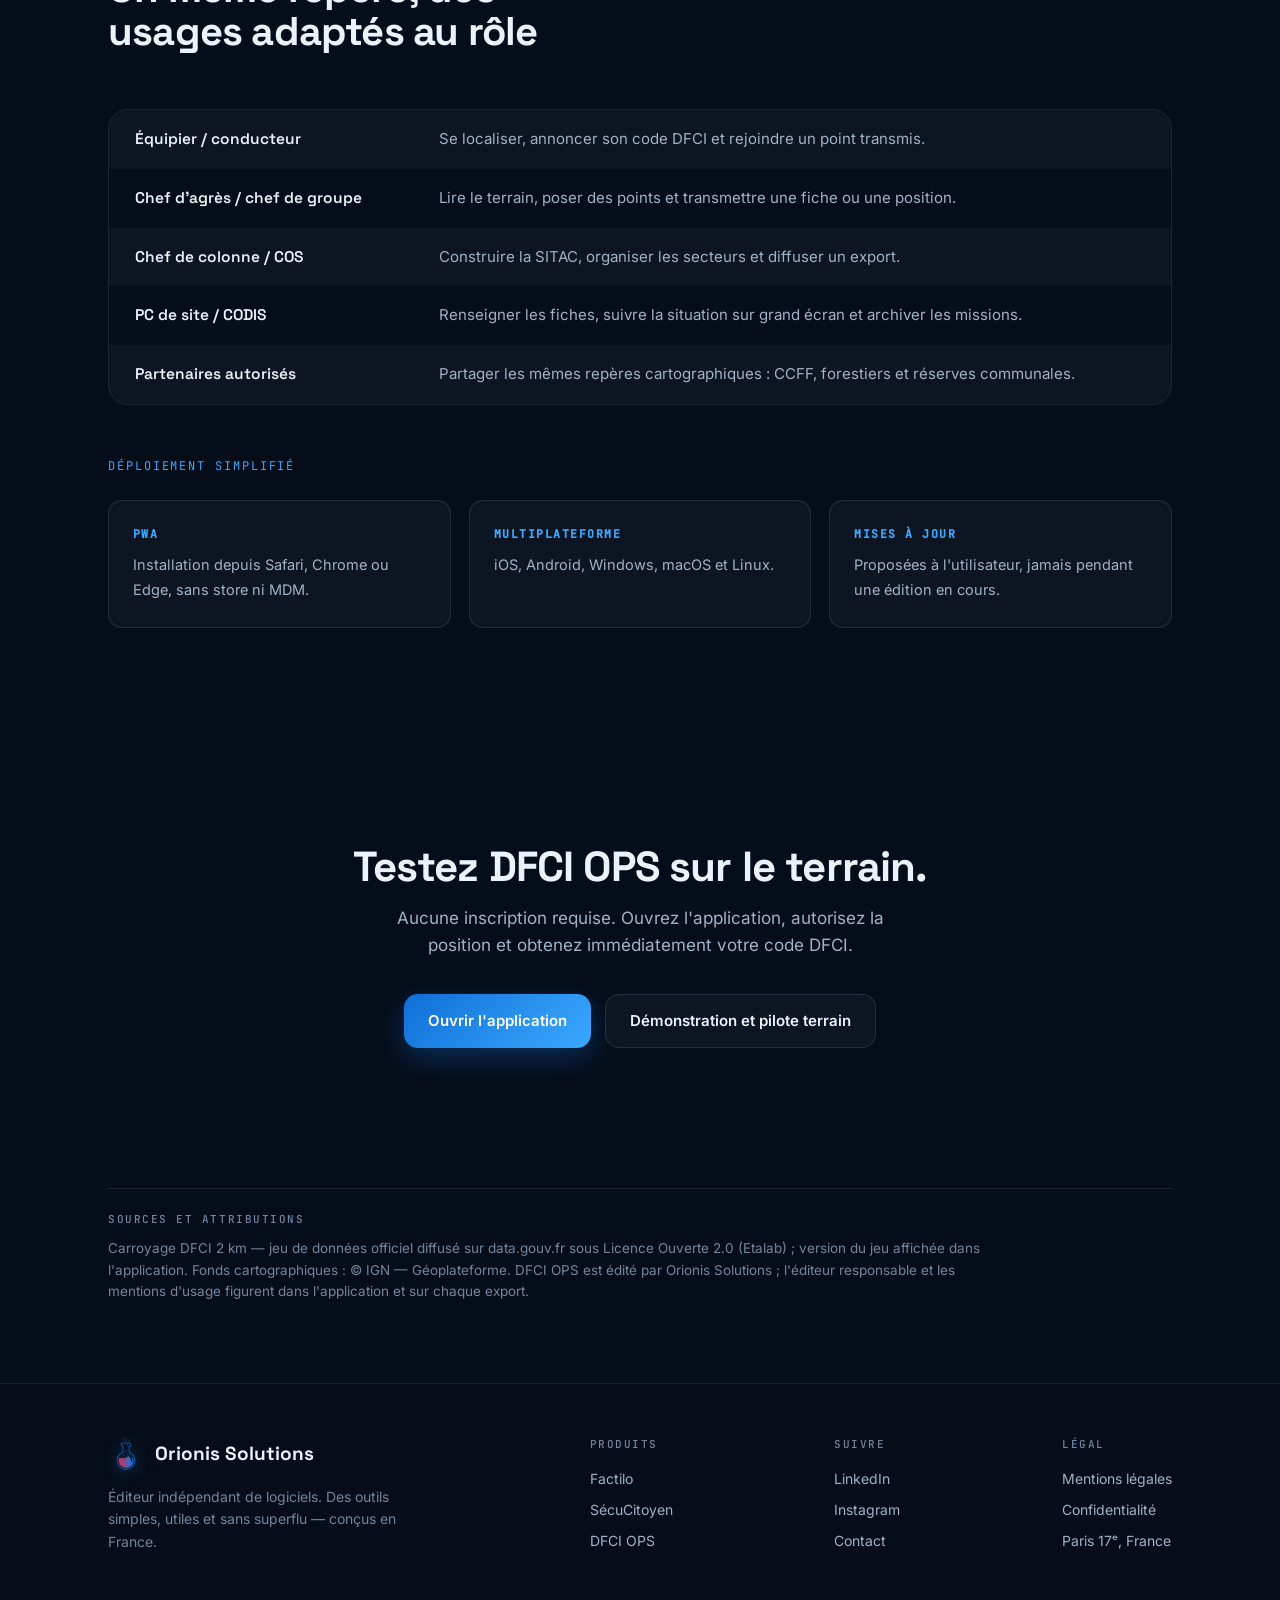
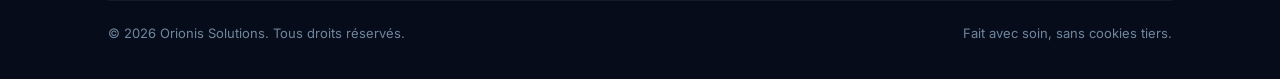
<file: pages/dfci-ops.html>
<!DOCTYPE html>
<html lang="fr">
<head>
<meta charset="utf-8">
<meta name="viewport" content="width=device-width, initial-scale=1">
<title>DFCI OPS — Localisation DFCI et cartographie opérationnelle | Orionis Solutions</title>
<meta name="description" content="DFCI OPS convertit une position GPS en code DFCI, hors ligne et sans compte. Carte IGN, grille DFCI, SITAC, fiches GIFF/RENS/OCT. Application terrain gratuite éditée par Orionis Solutions.">
<link rel="icon" type="image/png" href="../images/favicon.png">
<link rel="apple-touch-icon" href="../images/apple-touch-icon.png">
<link rel="canonical" href="https://orionis-solutions.fr/pages/dfci-ops.html">
<meta property="og:type" content="website">
<meta property="og:site_name" content="Orionis Solutions">
<meta property="og:title" content="DFCI OPS — Localiser. Analyser. Coordonner.">
<meta property="og:description" content="L'application terrain de localisation DFCI et de cartographie opérationnelle. Hors ligne intégral, sans compte, position non transmise.">
<meta property="og:url" content="https://orionis-solutions.fr/pages/dfci-ops.html">
<meta property="og:image" content="https://orionis-solutions.fr/images/og-image.png">
<meta property="og:image:width" content="1200">
<meta property="og:image:height" content="630">
<meta property="og:locale" content="fr_FR">
<meta name="twitter:card" content="summary_large_image">
<meta name="twitter:image" content="https://orionis-solutions.fr/images/og-image.png">
<script>try{if(localStorage.getItem('theme')==='light')document.documentElement.dataset.theme='light'}catch(e){}</script>
<link rel="preload" href="../fonts/space-grotesk-latin.woff2" as="font" type="font/woff2" crossorigin>
<link rel="preload" href="../fonts/inter-latin.woff2" as="font" type="font/woff2" crossorigin>
<link rel="stylesheet" href="../fonts/fonts.css">
<link rel="stylesheet" href="../style.css">
</head>
<body>

<div class="sky"><canvas id="stars"></canvas></div>

<header>
  <div class="nav">
    <a class="brand" href="../index.html">
      <img src="../images/logo-nobackground.png" alt="Logo Orionis Solutions">
      <span>Orionis Solutions</span>
    </a>
    <div class="nav-right">
      <nav class="nav-links" id="nav-menu" aria-label="Navigation de la page">
        <a href="#fonctions">Fonctions</a>
        <a href="#hors-ligne">Hors réseau</a>
        <a href="#fiabilite">Fiabilité</a>
        <a class="btn btn-primary nav-cta" href="https://dfci-ops.vercel.app" target="_blank" rel="noopener">Ouvrir l'application</a>
      </nav>
      <button class="theme-toggle" aria-label="Activer le mode clair">
        <svg class="icon-sun" viewBox="0 0 24 24" width="18" height="18" fill="none" stroke="currentColor" stroke-width="2" stroke-linecap="round" aria-hidden="true"><circle cx="12" cy="12" r="4"/><path d="M12 2v2M12 20v2M4.93 4.93l1.41 1.41M17.66 17.66l1.41 1.41M2 12h2M20 12h2M4.93 19.07l1.41-1.41M17.66 6.34l1.41-1.41"/></svg>
        <svg class="icon-moon" viewBox="0 0 24 24" width="18" height="18" fill="none" stroke="currentColor" stroke-width="2" stroke-linecap="round" stroke-linejoin="round" aria-hidden="true"><path d="M21 12.79A9 9 0 1 1 11.21 3 7 7 0 0 0 21 12.79z"/></svg>
      </button>
      <button class="menu-toggle" aria-expanded="false" aria-controls="nav-menu" aria-label="Ouvrir le menu">
        <span></span><span></span>
      </button>
    </div>
  </div>
</header>

<main id="top">

  <!-- HERO -->
  <div class="prod-hero">
    <img class="prod-logo prod-logo-dark" src="../images/dfci/logo-horizontal-sombre.svg" alt="DFCI OPS" width="1600" height="420">
    <img class="prod-logo prod-logo-light" src="../images/dfci/logo-horizontal-clair.svg" alt="DFCI OPS" width="1600" height="420">
    <div class="prod-tag">Localiser. Analyser. Coordonner.</div>
    <h1>L'application terrain de localisation DFCI et de cartographie opérationnelle</h1>
    <p class="lead">DFCI OPS réduit le temps entre la localisation, la compréhension de la situation et sa transmission.</p>
    <div class="status"><i></i>V1 fonctionnelle — prête pour le pilote terrain</div>
    <div class="hero-ctas">
      <a class="btn btn-primary" href="https://dfci-ops.vercel.app" target="_blank" rel="noopener">Ouvrir l'application</a>
      <a class="btn btn-ghost" href="mailto:xav.robart@gmail.com?subject=DFCI%20OPS%20%E2%80%94%20d%C3%A9monstration%20ou%20pilote%20terrain">Demander une démonstration</a>
    </div>
    <div class="specs">
      <div class="spec"><b>Sans compte</b><span>Ouverture immédiate, aucune inscription</span></div>
      <div class="spec"><b>Hors ligne intégral</b><span>Toutes les fonctions, sans couverture mobile</span></div>
      <div class="spec"><b>Local par défaut</b><span>Position calculée et conservée sur l'appareil</span></div>
    </div>
  </div>

  <!-- LE BESOIN -->
  <section class="wrap">
    <div class="sec-head">
      <div class="eyebrow">Le besoin</div>
      <h2>Sur le terrain, tout commence par une question : « où ? »</h2>
    </div>
    <div class="duo">
      <div class="panel">
        <div class="eyebrow">Le constat</div>
        <h3>Une localisation radio exige un code court, fiable et immédiatement lisible.</h3>
        <ul>
          <li>La lecture d'une carte papier prend du temps.</li>
          <li>La couverture mobile est souvent dégradée.</li>
          <li>Une incertitude GPS mal présentée peut induire en erreur.</li>
          <li>Les informations se dispersent entre cartes, notes et messageries.</li>
        </ul>
      </div>
      <div class="panel">
        <div class="eyebrow">La réponse DFCI OPS</div>
        <h3>Un poste cartographique tactique léger, accessible depuis n'importe quel appareil.</h3>
        <ul>
          <li>Position GPS convertie localement en code DFCI.</li>
          <li>Recherche inverse et ouverture de l'itinéraire.</li>
          <li>SITAC, fiches et missions regroupées au même endroit.</li>
          <li>Exports et partages déclenchés volontairement.</li>
        </ul>
      </div>
    </div>
    <div class="chain">
      <div><b>Localiser</b><span>Code DFCI</span></div>
      <div><b>Rejoindre</b><span>Itinéraire</span></div>
      <div><b>Représenter</b><span>SITAC</span></div>
      <div><b>Renseigner</b><span>Fiches</span></div>
      <div><b>Transmettre</b><span>Export</span></div>
    </div>
    <p class="after-note">Chaque étape se fait dans la même application, sur le même fond de carte et avec le même repère DFCI — sans ressaisie, sans changer d'outil.</p>
  </section>

  <!-- 01 LOCALISER -->
  <section id="fonctions" class="wrap">
    <div class="sec-head">
      <div class="eyebrow">01 — Localiser et rejoindre</div>
      <h2>Le code DFCI, immédiatement exploitable</h2>
      <p>Une interface pensée pour une lecture rapide, la transmission radio et les conditions dégradées.</p>
    </div>
    <div class="feature">
      <div>
        <img class="shot" src="../images/dfci/ecran-position.png" alt="Écran Position de DFCI OPS : le code DFCI « LD 24 C » affiché en très grand, son épellation radio, la latitude, la longitude, la précision de ± 8 m et l'heure de la mesure." width="417" height="978" loading="lazy">
        <div class="shot-cap">Écran Position</div>
      </div>
      <div>
        <div class="eyebrow">Position GPS → DFCI</div>
        <h3 style="font-size:21px;margin-bottom:22px">Un résultat lisible, qualifié et prêt à être annoncé.</h3>
        <div class="flist">
          <div><b>Code en très grand</b><span>Carreau 2 km et zone de repérage 1 km lorsque la précision le permet.</span></div>
          <div><b>Confiance visible</b><span>Précision GPS, âge de la mesure et ambiguïté de limite toujours affichés.</span></div>
          <div><b>Épellation radio</b><span>Format sans caractères ambigus, copiable ou partageable en un geste.</span></div>
          <div><b>Recherche inverse</b><span>Saisie tolérante d'un code entendu à la radio ou de coordonnées GPS.</span></div>
          <div><b>Navigation externe</b><span>Ouverture dans Waze, Google Maps ou Apple Plans.</span></div>
        </div>
      </div>
    </div>
    <div class="callout">
      <b>Principe de sécurité</b>
      <p>Un code invalide n'est jamais corrigé silencieusement. Une situation incertaine est signalée comme telle.</p>
    </div>
  </section>

  <!-- 02 REPRÉSENTER -->
  <section class="wrap">
    <div class="sec-head">
      <div class="eyebrow">02 — Comprendre et représenter</div>
      <h2>De la carte IGN à la situation tactique</h2>
      <p>La carte reste un support de représentation : la décision appartient au commandement.</p>
    </div>
    <div class="shots">
      <div>
        <img class="shot" src="../images/dfci/ecran-carte.png" alt="Écran Carte de DFCI OPS : fond cartographique avec la grille DFCI superposée, les carreaux LD 24 et LD 25 étiquetés, et la position marquée avec la mention « LD 24 C · ± 8 m »." width="367" height="860" loading="lazy">
        <div class="shot-cap">Carte &amp; carroyage</div>
      </div>
      <div>
        <img class="shot" src="../images/dfci/ecran-sitac.png" alt="Écran SITAC de DFCI OPS : un polygone de zone tracé sur la carte, des points TR, PC et EAU positionnés, et les outils Éclosion, Front, Secteur et Point d'eau." width="367" height="860" loading="lazy">
        <div class="shot-cap">Situation tactique</div>
      </div>
    </div>
    <div class="duo">
      <div class="panel">
        <div class="eyebrow">Carte &amp; carroyage</div>
        <h3>Lire le terrain et rejoindre un point</h3>
        <ul>
          <li>Fonds IGN plan et photographie aérienne.</li>
          <li>Grille DFCI superposée, étiquettes adaptées au zoom.</li>
          <li>Position et code conservés sur fond neutre si le fond distant tombe.</li>
          <li>Mode jour et mode nuit.</li>
        </ul>
      </div>
      <div class="panel">
        <div class="eyebrow">SITAC</div>
        <h3>Construire et mettre à jour la situation</h3>
        <ul>
          <li>Points, lignes et polygones opérationnels.</li>
          <li>Édition des tracés : déplacer, insérer ou supprimer un sommet.</li>
          <li>Annuler / rétablir et sauvegarde automatique.</li>
          <li>Export image avec légende, échelle et horodatage.</li>
        </ul>
      </div>
    </div>
    <p class="after-note">L'interface est dimensionnée pour l'usage avec des gants : zones tactiles larges, sélection tolérante, aucun geste complexe obligatoire.</p>
  </section>

  <!-- 03 DOCUMENTER -->
  <section class="wrap">
    <div class="sec-head">
      <div class="eyebrow">03 — Documenter et transmettre</div>
      <h2>Une intervention, une mission, une trace cohérente</h2>
      <p>Les données restent locales ; le partage intervient uniquement à la demande de l'utilisateur.</p>
    </div>
    <div class="feature rev">
      <div>
        <div class="eyebrow">Fiches opérationnelles</div>
        <h3 style="font-size:21px;margin-bottom:22px">GIFF, RENS, OCT et Transit</h3>
        <div class="flist">
          <div><b>Préremplissage maîtrisé</b><span>Mission et position utilisées lorsque les conditions de fiabilité sont réunies.</span></div>
          <div><b>Brouillons automatiques</b><span>Une saisie interrompue par un verrouillage ou une fermeture n'est pas perdue.</span></div>
          <div><b>Message structuré</b><span>Chaque fiche se partage sous une forme lisible, signée de l'indicatif local.</span></div>
          <div><b>Cycle de mission</b><span>Création, ouverture, bascule, archivage et suppression avec purge complète des objets.</span></div>
        </div>
      </div>
      <div>
        <img class="shot" src="../images/dfci/ecran-fiches.png" alt="Écran Fiches de DFCI OPS : les quatre fiches opérationnelles RENS (reconnaissance initiale), GIFF (engagement du groupe), OCT (ordre complémentaire) et Transit (accueil des moyens), chacune avec un brouillon conservé localement." width="417" height="978" loading="lazy">
        <div class="shot-cap">Écran Fiches</div>
      </div>
    </div>
    <div class="sec-head" style="margin:52px 0 0">
      <div class="eyebrow">Exemple de continuité opérationnelle</div>
    </div>
    <div class="timeline">
      <div><b>14:03</b><span>Mission créée</span></div>
      <div><b>14:05</b><span>Position transmise</span></div>
      <div><b>14:12</b><span>Première SITAC</span></div>
      <div><b>14:18</b><span>Fiche RENS</span></div>
      <div><b>14:22</b><span>Export partagé</span></div>
    </div>
  </section>

  <!-- 04 HORS RÉSEAU -->
  <section id="hors-ligne" class="wrap">
    <div class="sec-head">
      <div class="eyebrow">04 — Fonctionner sans réseau</div>
      <h2>Le hors-ligne n'est pas un mode dégradé</h2>
      <p>Après la première ouverture, l'application entière reste disponible sans aucune couverture mobile.</p>
    </div>
    <div class="duo">
      <div class="panel panel-ok">
        <div class="eyebrow" style="color:#6fd694">Ce qui fonctionne hors réseau</div>
        <ul>
          <li>Conversion GPS → code DFCI, sans aucun appel réseau.</li>
          <li>Recherche inverse d'un code entendu à la radio.</li>
          <li>SITAC : création, édition, annuler/rétablir, sauvegarde.</li>
          <li>Fiches, brouillons et cycle de mission complet.</li>
          <li>Export image de la SITAC et partages natifs.</li>
        </ul>
      </div>
      <div class="panel panel-warn">
        <div class="eyebrow" style="color:#e0a33c">Ce qui est suspendu</div>
        <ul>
          <li>Chargement de nouvelles tuiles IGN non encore consultées.</li>
          <li>Calcul d'itinéraire par l'application de navigation externe.</li>
        </ul>
        <p class="panel-note">Un bandeau signale le mode hors-ligne. Les données locales ne sont jamais bloquées : la carte bascule sur un fond neutre et conserve la grille, la position et les objets.</p>
      </div>
    </div>
  </section>

  <!-- 05 FIABILITÉ -->
  <section id="fiabilite" class="wrap">
    <div class="sec-head">
      <div class="eyebrow">05 — Fiabilité et confidentialité</div>
      <h2>La confiance opérationnelle se démontre</h2>
      <p>DFCI OPS qualifie ses résultats, expose ses limites et privilégie le traitement local.</p>
    </div>
    <div class="stats">
      <div class="stat">
        <strong>339 264</strong>
        <b>Carreaux contrôlés</b>
        <span>Le moteur est validé contre l'intégralité de la grille officielle, à chaque version.</span>
      </div>
      <div class="stat">
        <strong>&lt; 0,1 ms</strong>
        <b>Conversion locale</b>
        <span>Conversion exécutée sur l'appareil, sans aucun appel réseau (p95 mesuré : 0,017 ms).</span>
      </div>
      <div class="stat">
        <strong>0 compte</strong>
        <b>Pour démarrer</b>
        <span>Aucune inscription ni donnée personnelle exigée.</span>
      </div>
      <div class="stat">
        <strong>100 %</strong>
        <b>Partage volontaire</b>
        <span>Position, fiche ou export transmis uniquement sur action explicite.</span>
      </div>
    </div>
  </section>

  <!-- PÉRIMÈTRE -->
  <section class="wrap">
    <div class="sec-head">
      <div class="eyebrow">Périmètre assumé</div>
      <h2>Ce que DFCI OPS n'est pas</h2>
    </div>
    <ul class="notlist">
      <li>Un outil de prédiction scientifique du comportement du feu.</li>
      <li>Un remplacement de la reconnaissance terrain ou de l'appréciation du COS.</li>
      <li>Un système de suivi automatique des personnels.</li>
      <li>Un dispositif d'alerte ou d'engagement de moyens.</li>
    </ul>
    <div class="callout">
      <b>Principe</b>
      <p>DFCI OPS aide à se représenter la situation et à la transmettre. La décision reste au commandement.</p>
    </div>
  </section>

  <!-- RÔLES -->
  <section class="wrap">
    <div class="sec-head">
      <div class="eyebrow">06 — Pour toute la chaîne opérationnelle</div>
      <h2>Un même repère, des usages adaptés au rôle</h2>
    </div>
    <div class="roles">
      <div class="role"><b>Équipier / conducteur</b><span>Se localiser, annoncer son code DFCI et rejoindre un point transmis.</span></div>
      <div class="role"><b>Chef d'agrès / chef de groupe</b><span>Lire le terrain, poser des points et transmettre une fiche ou une position.</span></div>
      <div class="role"><b>Chef de colonne / COS</b><span>Construire la SITAC, organiser les secteurs et diffuser un export.</span></div>
      <div class="role"><b>PC de site / CODIS</b><span>Renseigner les fiches, suivre la situation sur grand écran et archiver les missions.</span></div>
      <div class="role"><b>Partenaires autorisés</b><span>Partager les mêmes repères cartographiques : CCFF, forestiers et réserves communales.</span></div>
    </div>
    <div class="sec-head" style="margin:52px 0 0">
      <div class="eyebrow">Déploiement simplifié</div>
    </div>
    <div class="deploy" style="margin-top:24px">
      <div><b>PWA</b><span>Installation depuis Safari, Chrome ou Edge, sans store ni MDM.</span></div>
      <div><b>Multiplateforme</b><span>iOS, Android, Windows, macOS et Linux.</span></div>
      <div><b>Mises à jour</b><span>Proposées à l'utilisateur, jamais pendant une édition en cours.</span></div>
    </div>
  </section>

  <!-- CTA FINAL -->
  <div class="final wrap">
    <h2>Testez DFCI OPS sur le terrain.</h2>
    <p>Aucune inscription requise. Ouvrez l'application, autorisez la position et obtenez immédiatement votre code DFCI.</p>
    <div class="hero-ctas" style="justify-content:center">
      <a class="btn btn-primary" href="https://dfci-ops.vercel.app" target="_blank" rel="noopener">Ouvrir l'application</a>
      <a class="btn btn-ghost" href="mailto:xav.robart@gmail.com?subject=DFCI%20OPS%20%E2%80%94%20d%C3%A9monstration%20ou%20pilote%20terrain">Démonstration et pilote terrain</a>
    </div>
  </div>

  <!-- SOURCES -->
  <div class="sources">
    <div>
      <h4>Sources et attributions</h4>
      <p>Carroyage DFCI 2 km — jeu de données officiel diffusé sur data.gouv.fr sous Licence Ouverte 2.0 (Etalab) ; version du jeu affichée dans l'application. Fonds cartographiques : © IGN — Géoplateforme. DFCI OPS est édité par Orionis Solutions ; l'éditeur responsable et les mentions d'usage figurent dans l'application et sur chaque export.</p>
    </div>
  </div>

</main>

<footer id="contact">
  <div class="wrap">
    <div class="foot-grid">
      <div class="foot-brand">
        <div class="brand">
          <img src="../images/logo-nobackground.png" alt="Logo Orionis Solutions">
          <span>Orionis Solutions</span>
        </div>
        <p>Éditeur indépendant de logiciels. Des outils simples, utiles et sans superflu — conçus en France.</p>
      </div>
      <div class="foot-col">
        <h4>Produits</h4>
        <a href="https://factilo.fr" target="_blank" rel="noopener">Factilo</a>
        <a href="https://secucitoyen.vercel.app" target="_blank" rel="noopener">SécuCitoyen</a>
        <a href="dfci-ops.html">DFCI OPS</a>
      </div>
      <div class="foot-col">
        <h4>Suivre</h4>
        <a href="https://www.linkedin.com/company/orionis-solutions" target="_blank" rel="noopener">LinkedIn</a>
        <a href="https://www.instagram.com/orionis_solutions/" target="_blank" rel="noopener">Instagram</a>
        <a href="mailto:xav.robart@gmail.com">Contact</a>
      </div>
      <div class="foot-col">
        <h4>Légal</h4>
        <a href="../mentions-legales.html">Mentions légales</a>
        <a href="../politique-confidentialite.html">Confidentialité</a>
        <span>Paris 17ᵉ, France</span>
      </div>
    </div>
    <div class="foot-legal">
      <span>© 2026 Orionis Solutions. Tous droits réservés.</span>
      <span>Fait avec soin, sans cookies tiers.</span>
    </div>
  </div>
</footer>

<button class="to-top" aria-label="Remonter en haut de la page">
  <svg viewBox="0 0 24 24" width="20" height="20" fill="none" stroke="currentColor" stroke-width="2" stroke-linecap="round" stroke-linejoin="round" aria-hidden="true"><path d="M12 19V5M5 12l7-7 7 7"/></svg>
</button>

<script src="../main.js" defer></script>

</body>
</html>
</file>
<file: fonts/fonts.css>
﻿/* Inter — latin-ext */
@font-face {
  font-family: 'Inter';
  font-style: normal;
  font-weight: 400 600;
  font-display: swap;
  src: url(inter-latin-ext.woff2) format('woff2');
  unicode-range: U+0100-02BA, U+02BD-02C5, U+02C7-02CC, U+02CE-02D7, U+02DD-02FF, U+0304, U+0308, U+0329, U+1D00-1DBF, U+1E00-1E9F, U+1EF2-1EFF, U+2020, U+20A0-20AB, U+20AD-20C0, U+2113, U+2C60-2C7F, U+A720-A7FF;
}
/* Inter — latin */
@font-face {
  font-family: 'Inter';
  font-style: normal;
  font-weight: 400 600;
  font-display: swap;
  src: url(inter-latin.woff2) format('woff2');
  unicode-range: U+0000-00FF, U+0131, U+0152-0153, U+02BB-02BC, U+02C6, U+02DA, U+02DC, U+0304, U+0308, U+0329, U+2000-206F, U+20AC, U+2122, U+2191, U+2193, U+2212, U+2215, U+FEFF, U+FFFD;
}
/* JetBrains Mono — latin-ext */
@font-face {
  font-family: 'JetBrains Mono';
  font-style: normal;
  font-weight: 400 500;
  font-display: swap;
  src: url(jetbrains-mono-latin-ext.woff2) format('woff2');
  unicode-range: U+0100-02BA, U+02BD-02C5, U+02C7-02CC, U+02CE-02D7, U+02DD-02FF, U+0304, U+0308, U+0329, U+1D00-1DBF, U+1E00-1E9F, U+1EF2-1EFF, U+2020, U+20A0-20AB, U+20AD-20C0, U+2113, U+2C60-2C7F, U+A720-A7FF;
}
/* JetBrains Mono — latin */
@font-face {
  font-family: 'JetBrains Mono';
  font-style: normal;
  font-weight: 400 500;
  font-display: swap;
  src: url(jetbrains-mono-latin.woff2) format('woff2');
  unicode-range: U+0000-00FF, U+0131, U+0152-0153, U+02BB-02BC, U+02C6, U+02DA, U+02DC, U+0304, U+0308, U+0329, U+2000-206F, U+20AC, U+2122, U+2191, U+2193, U+2212, U+2215, U+FEFF, U+FFFD;
}
/* Space Grotesk — latin-ext */
@font-face {
  font-family: 'Space Grotesk';
  font-style: normal;
  font-weight: 400 700;
  font-display: swap;
  src: url(space-grotesk-latin-ext.woff2) format('woff2');
  unicode-range: U+0100-02BA, U+02BD-02C5, U+02C7-02CC, U+02CE-02D7, U+02DD-02FF, U+0304, U+0308, U+0329, U+1D00-1DBF, U+1E00-1E9F, U+1EF2-1EFF, U+2020, U+20A0-20AB, U+20AD-20C0, U+2113, U+2C60-2C7F, U+A720-A7FF;
}
/* Space Grotesk — latin */
@font-face {
  font-family: 'Space Grotesk';
  font-style: normal;
  font-weight: 400 700;
  font-display: swap;
  src: url(space-grotesk-latin.woff2) format('woff2');
  unicode-range: U+0000-00FF, U+0131, U+0152-0153, U+02BB-02BC, U+02C6, U+02DA, U+02DC, U+0304, U+0308, U+0329, U+2000-206F, U+20AC, U+2122, U+2191, U+2193, U+2212, U+2215, U+FEFF, U+FFFD;
}
</file>
<file: style.css>
:root{
  --bg:#060d1a;
  --bg-2:#0a1728;
  --panel:rgba(255,255,255,.035);
  --line:rgba(148,190,235,.14);
  --txt:#eaf2fa;
  --txt-2:#9fb3c8;
  --txt-3:#71869e;
  --blue:#3ba9ff;
  --blue-deep:#0f6fd6;
  --red:#e1375f;
  --r-lg:20px;
  --r-md:14px;
}
*{margin:0;padding:0;box-sizing:border-box}
html{scroll-behavior:smooth}
body{
  background:var(--bg);
  color:var(--txt);
  font-family:'Inter',system-ui,sans-serif;
  -webkit-font-smoothing:antialiased;
  overflow-x:hidden;
  line-height:1.6;
}
::selection{background:var(--blue-deep);color:#fff}
a{color:var(--blue);text-decoration:none}
h1,h2,h3,.display{font-family:'Space Grotesk',sans-serif;letter-spacing:-.02em;line-height:1.08}
.mono{font-family:'JetBrains Mono',monospace}
.wrap{max-width:1120px;margin:0 auto;padding:0 28px}
.eyebrow{
  font-family:'JetBrains Mono',monospace;
  font-size:12px;letter-spacing:.16em;text-transform:uppercase;
  color:var(--blue);margin-bottom:16px;
}
.btn{
  display:inline-flex;align-items:center;gap:10px;
  padding:14px 24px;border-radius:var(--r-md);
  font-weight:600;font-size:15px;font-family:'Inter',sans-serif;
  transition:transform .18s ease, box-shadow .18s ease, background .18s ease, border-color .18s ease;
}
.btn-primary{
  background:linear-gradient(135deg,var(--blue-deep),var(--blue));
  color:#fff;box-shadow:0 10px 28px rgba(15,111,214,.32);
}
.btn-primary:hover{transform:translateY(-2px);box-shadow:0 14px 36px rgba(15,111,214,.45)}
.btn-ghost{
  background:var(--panel);border:1px solid var(--line);color:var(--txt);
}
.btn-ghost:hover{border-color:rgba(59,169,255,.5);background:rgba(255,255,255,.06)}
.btn:focus-visible,a:focus-visible{outline:2px solid var(--blue);outline-offset:3px;border-radius:6px}

/* ---------- Fond étoilé global ---------- */
.sky{
  position:fixed;inset:0;z-index:0;pointer-events:none;
  background:
    radial-gradient(1100px 560px at 82% -6%, rgba(15,111,214,.16), transparent 62%),
    radial-gradient(800px 460px at 8% 108%, rgba(225,55,95,.07), transparent 55%),
    var(--bg);
}
.sky canvas{position:absolute;inset:0;width:100%;height:100%}
main,header,footer{position:relative;z-index:1}

/* ---------- Header ---------- */
header{
  position:sticky;top:0;z-index:50;
  backdrop-filter:blur(14px);
  background:rgba(6,13,26,.6);
  border-bottom:1px solid rgba(255,255,255,.06);
}
.nav{
  display:flex;align-items:center;justify-content:space-between;
  padding:16px 28px;max-width:1120px;margin:0 auto;
}
.brand{display:flex;align-items:center;gap:11px;color:var(--txt)}
.brand img{width:36px;height:36px;object-fit:contain;filter:drop-shadow(0 0 10px rgba(59,169,255,.35))}
.brand span{font-family:'Space Grotesk',sans-serif;font-weight:700;font-size:19px}
.nav-links{display:flex;align-items:center;gap:30px}
.nav-links a{color:var(--txt-2);font-size:14.5px;font-weight:500;transition:color .15s}
.nav-links a:hover{color:var(--txt)}
.nav-links a.nav-cta,.nav-links a.nav-cta:hover{color:#fff}
.nav-cta{padding:10px 18px !important;font-size:14px !important}

/* actions du header (thème + burger) */
.nav-right{display:flex;align-items:center;gap:12px}
.nav-right .nav-links{margin-right:6px}
.theme-toggle{
  display:inline-flex;align-items:center;justify-content:center;
  width:42px;height:42px;border-radius:10px;
  border:1px solid var(--line);background:var(--panel);
  color:var(--txt-2);cursor:pointer;
  transition:color .15s,border-color .15s;
}
.theme-toggle:hover{color:var(--txt);border-color:rgba(59,169,255,.5)}
.theme-toggle .icon-moon{display:none}
[data-theme="light"] .theme-toggle .icon-sun{display:none}
[data-theme="light"] .theme-toggle .icon-moon{display:block}

/* menu mobile */
.menu-toggle{
  display:none;flex-direction:column;align-items:center;justify-content:center;gap:5px;
  width:42px;height:42px;border-radius:10px;
  border:1px solid var(--line);background:var(--panel);cursor:pointer;
}
.menu-toggle span{
  display:block;width:18px;height:2px;border-radius:2px;background:var(--txt);
  transition:transform .2s ease;
}
.menu-toggle[aria-expanded="true"] span:first-child{transform:translateY(3.5px) rotate(45deg)}
.menu-toggle[aria-expanded="true"] span:last-child{transform:translateY(-3.5px) rotate(-45deg)}
@media(max-width:720px){
  .menu-toggle{display:flex}
  .nav-links{
    position:absolute;top:100%;left:0;right:0;
    display:none;flex-direction:column;align-items:stretch;gap:2px;
    padding:12px 28px 20px;
    background:rgba(6,13,26,.96);backdrop-filter:blur(14px);
    border-bottom:1px solid var(--line);
  }
  .nav-links.open{display:flex}
  .nav-links a{padding:11px 0;font-size:16px}
  .nav-links .nav-cta{margin-top:12px;justify-content:center;padding:13px 18px !important;font-size:15px !important}
}

/* ---------- Hero ---------- */
.hero{padding:clamp(84px,10vw,112px) 28px 44px;text-align:center}
.hero .badge{
  display:inline-flex;align-items:center;gap:8px;
  padding:7px 16px;border-radius:999px;
  background:rgba(59,169,255,.09);border:1px solid rgba(59,169,255,.28);
  font-family:'JetBrains Mono',monospace;font-size:12px;color:#8cd2ff;
  margin-bottom:30px;
}
.hero .badge i{width:6px;height:6px;border-radius:50%;background:var(--red);display:inline-block}
.hero h1{
  font-size:clamp(38px,6vw,64px);font-weight:700;
  max-width:820px;margin:0 auto 22px;text-wrap:balance;
}
.hero h1 em{
  font-style:normal;
  background:linear-gradient(115deg,var(--red) 0%,#7e5bd8 45%,var(--blue) 90%);
  -webkit-background-clip:text;background-clip:text;-webkit-text-fill-color:transparent;
}
.hero p{
  font-size:18.5px;color:var(--txt-2);max-width:600px;margin:0 auto 36px;text-wrap:pretty;
}
.hero-ctas{display:flex;gap:14px;justify-content:center;flex-wrap:wrap}

/* ---------- Constellation produits ---------- */
.constellation{padding:40px 28px 24px}
.constellation svg{width:100%;height:auto;display:block}
.const-caption{
  text-align:center;font-family:'JetBrains Mono',monospace;
  font-size:12px;color:var(--txt-3);margin-top:6px;letter-spacing:.08em;
}

/* ---------- Manifesto ---------- */
.manifesto{padding:clamp(76px,10vw,120px) 28px}
.manifesto-box{
  border-left:3px solid var(--red);
  padding:6px 0 6px 30px;max-width:760px;margin:0 auto;
}
.manifesto-box h2{font-size:clamp(24px,3.4vw,32px);margin-bottom:14px}
.manifesto-box p{color:var(--txt-2);font-size:17px;max-width:640px}

/* ---------- Sections ---------- */
section.wrap{padding:clamp(60px,8vw,88px) 28px}
.sec-head{max-width:640px;margin-bottom:clamp(40px,5vw,56px)}
.sec-head h2{font-size:clamp(28px,4vw,40px);margin-bottom:14px;text-wrap:balance}
.sec-head p{color:var(--txt-2);font-size:17px}

/* ---------- Factilo featured ---------- */
.factilo-card{
  position:relative;overflow:hidden;
  border-radius:26px;border:1px solid var(--line);
  background:linear-gradient(140deg,rgba(225,55,95,.07),rgba(126,91,216,.07) 45%,rgba(59,169,255,.08));
  padding:52px;
  display:grid;grid-template-columns:1.05fr .95fr;gap:48px;align-items:center;
}
.factilo-card::after{
  content:"";position:absolute;top:-70px;right:-50px;width:300px;height:300px;
  background:radial-gradient(circle,rgba(225,55,95,.22),transparent 70%);
  filter:blur(34px);pointer-events:none;
}
.factilo-card h3{font-size:clamp(30px,4vw,42px);margin-bottom:10px}
.factilo-card .pitch{font-size:19px;color:#dce6f0;font-weight:500;margin-bottom:26px;text-wrap:pretty}
.checks{display:flex;flex-direction:column;gap:13px;margin-bottom:32px}
.check{display:flex;align-items:flex-start;gap:13px;font-size:15.5px;color:#d5e0ec}
.check b{
  flex:none;width:26px;height:26px;border-radius:8px;margin-top:1px;
  background:rgba(59,169,255,.15);color:var(--blue);
  display:grid;place-items:center;font-size:13px;font-weight:700;
}
.deadline{
  display:inline-flex;align-items:center;gap:9px;
  padding:8px 14px;border-radius:10px;margin-bottom:22px;
  background:rgba(225,55,95,.1);border:1px solid rgba(225,55,95,.3);
  font-family:'JetBrains Mono',monospace;font-size:12.5px;color:#ff9ab4;
}

/* facture mockup */
.invoice{
  position:relative;border-radius:18px;border:1px solid rgba(255,255,255,.1);
  background:rgba(6,13,26,.72);backdrop-filter:blur(10px);
  padding:26px;box-shadow:0 22px 55px rgba(0,0,0,.45);
}
.invoice-head{display:flex;justify-content:space-between;align-items:center;margin-bottom:20px}
.invoice-head strong{font-family:'Space Grotesk',sans-serif;font-size:15.5px}
.tag{
  font-size:11.5px;font-weight:600;padding:4px 11px;border-radius:999px;
  background:rgba(59,169,255,.14);color:#7cc8ff;
}
.inv-row{display:flex;justify-content:space-between;font-size:14px;color:var(--txt-2);padding:5px 0}
.inv-row span:last-child{color:var(--txt);font-weight:600}
.inv-sep{height:1px;background:rgba(255,255,255,.08);margin:9px 0}
.inv-total{display:flex;justify-content:space-between;align-items:baseline;font-size:15px}
.inv-total strong{
  font-family:'Space Grotesk',sans-serif;font-size:22px;
  background:linear-gradient(120deg,var(--blue),#7e5bd8);
  -webkit-background-clip:text;background-clip:text;-webkit-text-fill-color:transparent;
}
.inv-note{margin-top:14px;font-family:'JetBrains Mono',monospace;font-size:11.5px;color:var(--txt-3)}
.inv-badge{
  position:absolute;top:-13px;right:22px;
  padding:5px 13px;border-radius:999px;font-size:11px;font-weight:600;
  background:linear-gradient(135deg,var(--red),#7e5bd8);color:#fff;
  box-shadow:0 8px 20px rgba(225,55,95,.35);
}

/* ---------- Apps gratuites ---------- */
.apps-grid{display:grid;grid-template-columns:1fr 1fr;gap:22px}
.app-card{
  display:flex;flex-direction:column;
  border-radius:var(--r-lg);border:1px solid var(--line);
  background:var(--panel);padding:34px;
  transition:transform .2s ease,border-color .2s ease,background .2s ease;
}
.app-card:hover{transform:translateY(-4px);border-color:rgba(59,169,255,.4);background:rgba(255,255,255,.05)}
.app-card .icon{
  width:48px;height:48px;border-radius:13px;margin-bottom:20px;
  display:grid;place-items:center;font-size:22px;
  background:rgba(59,169,255,.12);border:1px solid rgba(59,169,255,.22);
}
.app-card h3{font-size:22px;margin-bottom:4px;color:var(--txt)}
.app-card .kind{font-family:'JetBrains Mono',monospace;font-size:11.5px;color:var(--txt-3);letter-spacing:.1em;text-transform:uppercase;margin-bottom:14px}
.app-card p{font-size:15px;color:var(--txt-2);flex:1;margin-bottom:22px}
.app-card .link{font-weight:600;font-size:14.5px}
.app-card .link::after{content:" →";transition:margin .15s}
.app-card:hover .link::after{margin-left:4px}
.free-pill{
  display:inline-block;margin-left:10px;padding:2px 10px;border-radius:999px;
  font-size:11px;font-weight:600;vertical-align:3px;
  background:rgba(80,200,120,.13);color:#6fd694;border:1px solid rgba(80,200,120,.3);
}

/* ---------- Studio ---------- */
.studio{display:grid;grid-template-columns:.85fr 1.15fr;gap:54px;align-items:center}
.studio-visual{
  position:relative;aspect-ratio:1/1;border-radius:24px;overflow:hidden;
  border:1px solid var(--line);
  background:linear-gradient(160deg,#0b1930,#0d2138);
  display:grid;place-items:center;
}
.studio-visual::before{
  content:"";position:absolute;inset:0;
  background:radial-gradient(circle at 50% 42%,rgba(59,169,255,.22),transparent 60%);
}
.studio-visual img{position:relative;width:44%;filter:drop-shadow(0 0 26px rgba(59,169,255,.45))}
.studio h2{font-size:clamp(28px,4vw,40px);margin-bottom:18px;text-wrap:balance}
.studio p{color:var(--txt-2);font-size:16.5px;max-width:560px}
.studio p + p{margin-top:14px}
.pillars{display:flex;gap:38px;margin-top:36px;flex-wrap:wrap}
.pillar strong{
  display:block;font-family:'Space Grotesk',sans-serif;font-size:19px;font-weight:700;color:var(--txt);
}
.pillar span{font-size:13.5px;color:var(--txt-3)}

/* ---------- CTA final ---------- */
.final{
  text-align:center;padding:clamp(88px,11vw,128px) 28px clamp(96px,12vw,140px);
}
.final h2{font-size:clamp(28px,4.4vw,42px);margin-bottom:16px;text-wrap:balance}
.final p{color:var(--txt-2);font-size:17px;max-width:540px;margin:0 auto 34px}

/* ---------- Footer ---------- */
footer{border-top:1px solid rgba(255,255,255,.07);background:rgba(6,13,26,.5);padding:52px 0 36px}
.foot-grid{display:flex;justify-content:space-between;gap:36px;flex-wrap:wrap;margin-bottom:38px}
.foot-brand{max-width:320px}
.foot-brand .brand{margin-bottom:14px}
.foot-brand p{font-size:14px;color:var(--txt-3)}
.foot-col h4{
  font-family:'JetBrains Mono',monospace;font-size:11px;font-weight:500;
  letter-spacing:.14em;text-transform:uppercase;color:var(--txt-3);margin-bottom:14px;
}
.foot-col a,.foot-col span{display:block;font-size:14px;color:var(--txt-2);margin-bottom:9px}
.foot-col a:hover{color:var(--txt)}
.foot-legal{
  border-top:1px solid rgba(255,255,255,.06);padding-top:22px;
  font-size:13px;color:var(--txt-3);
  display:flex;justify-content:space-between;gap:14px;flex-wrap:wrap;
}

/* ---------- Bouton remonter ---------- */
.to-top{
  position:fixed;right:22px;bottom:22px;z-index:40;
  width:46px;height:46px;border-radius:50%;
  border:1px solid var(--line);
  background:rgba(6,13,26,.8);backdrop-filter:blur(8px);
  color:var(--txt-2);cursor:pointer;
  display:grid;place-items:center;
  opacity:0;pointer-events:none;transform:translateY(10px);
  transition:opacity .25s ease,transform .25s ease,color .15s,border-color .15s;
}
.to-top.show{opacity:1;pointer-events:auto;transform:none}
.to-top:hover{color:var(--txt);border-color:rgba(59,169,255,.5)}

/* ---------- Page produit (DFCI OPS) ---------- */
.prod-hero{max-width:1120px;margin:0 auto;padding:clamp(72px,9vw,104px) 28px clamp(30px,4vw,44px);text-align:center}
.prod-tag{
  font-family:'JetBrains Mono',monospace;font-size:13px;
  letter-spacing:.2em;text-transform:uppercase;color:var(--blue);margin-bottom:20px;
}
.prod-hero h1{font-size:clamp(29px,4.4vw,48px);max-width:880px;margin:0 auto 20px;text-wrap:balance}
.prod-hero .lead{font-size:18px;color:var(--txt-2);max-width:640px;margin:0 auto 26px;text-wrap:pretty}
.status{
  display:inline-flex;align-items:center;gap:9px;margin-bottom:28px;
  max-width:100%;padding:8px 16px;border-radius:20px;
  background:rgba(80,200,120,.1);border:1px solid rgba(80,200,120,.32);
  font-family:'JetBrains Mono',monospace;font-size:12.5px;color:#6fd694;
  line-height:1.5;text-align:left;
}
.status i{width:7px;height:7px;border-radius:50%;background:#6fd694;flex:none}
.specs{display:grid;grid-template-columns:repeat(3,1fr);gap:16px;margin-top:46px;text-align:left}
.spec{border:1px solid var(--line);background:var(--panel);border-radius:var(--r-md);padding:20px 22px}
.spec b{
  display:block;font-family:'JetBrains Mono',monospace;font-size:11.5px;
  letter-spacing:.13em;text-transform:uppercase;color:var(--blue);margin-bottom:6px;
}
.spec span{font-size:14.5px;color:var(--txt-2)}

/* deux colonnes constat / réponse */
.duo{display:grid;grid-template-columns:1fr 1fr;gap:20px}
.panel{border:1px solid var(--line);background:var(--panel);border-radius:var(--r-lg);padding:28px 30px}
.panel h3{font-size:18px;margin-bottom:14px;text-wrap:pretty}
.panel .eyebrow{margin-bottom:12px}
.panel ul{list-style:none;display:flex;flex-direction:column;gap:10px}
.panel li{position:relative;padding-left:20px;font-size:15px;color:var(--txt-2)}
.panel li::before{
  content:"";position:absolute;left:0;top:9px;
  width:6px;height:6px;border-radius:50%;background:var(--blue);
}
.panel-ok{border-color:rgba(80,200,120,.28);background:rgba(80,200,120,.05)}
.panel-ok li::before{background:#6fd694}
.panel-warn{border-color:rgba(230,160,60,.3);background:rgba(230,160,60,.05)}
.panel-warn li::before{background:#e0a33c}
.panel-note{margin-top:14px;font-size:14px;color:var(--txt-3)}

/* chaîne opérationnelle */
.chain{display:grid;grid-template-columns:repeat(5,1fr);gap:10px;margin-top:34px}
.chain div{
  border-radius:12px;padding:18px 10px;text-align:center;
  border:1px solid var(--line);background:var(--panel);
}
.chain div:nth-child(1){background:rgba(15,111,214,.22)}
.chain div:nth-child(2){background:rgba(15,111,214,.17)}
.chain div:nth-child(3){background:rgba(15,111,214,.13)}
.chain div:nth-child(4){background:rgba(15,111,214,.09)}
.chain div:nth-child(5){background:rgba(15,111,214,.05)}
.chain b{display:block;font-family:'Space Grotesk',sans-serif;font-size:14px;font-weight:700;margin-bottom:3px}
.chain span{font-family:'JetBrains Mono',monospace;font-size:11.5px;color:var(--txt-3)}
.after-note{margin-top:20px;font-size:15px;color:var(--txt-3);max-width:720px}

/* bloc fonctionnalité : mockup + liste */
.feature{display:grid;grid-template-columns:.8fr 1.2fr;gap:52px;align-items:center}
.feature.rev{grid-template-columns:1.2fr .8fr}
.flist{display:flex;flex-direction:column;gap:18px}
.flist div b{display:block;font-family:'Space Grotesk',sans-serif;font-size:16.5px;font-weight:600;margin-bottom:3px}
.flist div span{font-size:15px;color:var(--txt-2)}
.callout{
  margin-top:34px;border-left:3px solid var(--red);
  background:rgba(225,55,95,.06);border-radius:0 var(--r-md) var(--r-md) 0;
  padding:18px 24px;
}
.callout b{
  display:block;font-family:'JetBrains Mono',monospace;font-size:11.5px;
  letter-spacing:.13em;text-transform:uppercase;color:#ff9ab4;margin-bottom:6px;
}
.callout p{font-size:15.5px;color:var(--txt);font-weight:500}

/* captures d'écran de l'application */
.shot{
  display:block;width:100%;max-width:290px;height:auto;margin:0 auto;
  filter:drop-shadow(0 26px 58px rgba(0,0,0,.5));
}
.shots{display:grid;grid-template-columns:1fr 1fr;gap:30px;margin-bottom:38px}
.shot-cap{
  text-align:center;margin-top:16px;
  font-family:'JetBrains Mono',monospace;font-size:11.5px;
  letter-spacing:.1em;text-transform:uppercase;color:var(--txt-3);
}
.prod-logo{display:block;width:min(290px,66vw);height:auto;margin:0 auto 26px}
.prod-logo-light{display:none}
[data-theme="light"] .prod-logo-dark{display:none}
[data-theme="light"] .prod-logo-light{display:block}

/* frise horaire */
.timeline{display:grid;grid-template-columns:repeat(5,1fr);gap:10px;margin-top:34px}
.timeline div{
  border-radius:12px;padding:16px 10px;text-align:center;
  border:1px solid var(--line);background:var(--panel);
}
.timeline b{
  display:block;font-family:'JetBrains Mono',monospace;font-size:16px;
  color:var(--blue);margin-bottom:4px;
}
.timeline span{font-size:12.5px;color:var(--txt-2)}

/* chiffres de fiabilité */
.stats{display:grid;grid-template-columns:1fr 1fr;gap:20px}
.stat{border:1px solid var(--line);background:var(--panel);border-radius:var(--r-lg);padding:28px 30px}
.stat strong{
  display:block;font-family:'Space Grotesk',sans-serif;
  font-size:clamp(30px,4.2vw,42px);font-weight:700;line-height:1;margin-bottom:10px;
  background:linear-gradient(120deg,var(--blue),#7e5bd8);
  -webkit-background-clip:text;background-clip:text;-webkit-text-fill-color:transparent;
}
.stat b{
  display:block;font-family:'JetBrains Mono',monospace;font-size:11.5px;
  letter-spacing:.13em;text-transform:uppercase;color:var(--txt-3);margin-bottom:8px;
}
.stat span{font-size:15px;color:var(--txt-2)}

/* périmètre assumé */
.notlist{list-style:none;display:flex;flex-direction:column;gap:11px;margin-bottom:22px}
.notlist li{position:relative;padding-left:32px;font-size:15.5px;color:var(--txt-2)}
.notlist li::before{
  content:"✕";position:absolute;left:0;top:0;
  width:22px;height:22px;border-radius:7px;
  display:grid;place-items:center;font-size:11px;font-weight:700;
  background:rgba(225,55,95,.13);color:#ff9ab4;
}

/* rôles */
.roles{border:1px solid var(--line);border-radius:var(--r-lg);overflow:hidden}
.role{display:grid;grid-template-columns:280px 1fr;gap:24px;padding:17px 26px}
.role:nth-child(odd){background:var(--panel)}
.role b{font-family:'Space Grotesk',sans-serif;font-size:15.5px;font-weight:600}
.role span{font-size:15px;color:var(--txt-2)}

/* déploiement */
.deploy{display:grid;grid-template-columns:repeat(3,1fr);gap:18px}
.deploy div{border:1px solid var(--line);background:var(--panel);border-radius:var(--r-md);padding:24px}
.deploy b{
  display:block;font-family:'JetBrains Mono',monospace;font-size:11.5px;
  letter-spacing:.13em;text-transform:uppercase;color:var(--blue);margin-bottom:8px;
}
.deploy span{font-size:14.5px;color:var(--txt-2)}

/* sources */
.sources{
  max-width:1120px;margin:0 auto;padding:0 28px clamp(56px,7vw,80px);
}
.sources div{border-top:1px solid var(--line);padding-top:22px}
.sources h4{
  font-family:'JetBrains Mono',monospace;font-size:11px;font-weight:500;
  letter-spacing:.14em;text-transform:uppercase;color:var(--txt-3);margin-bottom:10px;
}
.sources p{font-size:13.5px;color:var(--txt-3);max-width:900px}

@media(max-width:860px){
  .duo,.stats{grid-template-columns:1fr}
  .feature,.feature.rev{grid-template-columns:1fr;gap:36px}
  .feature.rev > *:first-child{order:2}
  .specs,.deploy{grid-template-columns:1fr}
  .chain,.timeline{grid-template-columns:repeat(2,1fr)}
  .role{grid-template-columns:1fr;gap:4px}
}
@media(max-width:560px){
  .shots{grid-template-columns:1fr;gap:38px}
}
@media(max-width:480px){
  .chain,.timeline{grid-template-columns:1fr}
}

/* ---------- Pages légales ---------- */
.back-link{color:var(--txt-2);font-size:14.5px;font-weight:500;transition:color .15s}
.back-link:hover{color:var(--txt)}
.legal{max-width:760px;margin:0 auto;padding:64px 28px 80px}
.legal h1{font-size:clamp(30px,5vw,42px);margin-bottom:10px}
.legal .updated{font-family:'JetBrains Mono',monospace;font-size:12px;color:var(--txt-3);margin-bottom:42px}
.legal h2{font-size:21px;margin:38px 0 12px}
.legal p,.legal li{color:var(--txt-2);font-size:15.5px}
.legal p + p{margin-top:10px}
.legal ul{padding-left:22px;margin:10px 0}
.legal li{margin-bottom:6px}
.legal mark{
  background:rgba(225,55,95,.14);color:#ff9ab4;
  padding:1px 7px;border-radius:6px;
  font-family:'JetBrains Mono',monospace;font-size:.88em;
}

/* ---------- Responsive ---------- */
@media(max-width:900px){
  .factilo-card{grid-template-columns:1fr;padding:36px 28px}
  .studio{grid-template-columns:1fr}
  .studio-visual{max-width:380px;margin:0 auto}
}
@media(max-width:680px){
  .apps-grid{grid-template-columns:1fr}
  .hero{padding-top:70px}
}
@media(prefers-reduced-motion:reduce){
  *,*::before,*::after{animation:none !important;transition:none !important}
  html{scroll-behavior:auto}
}

/* ---------- Mode clair ---------- */
:root{color-scheme:dark}
[data-theme="light"]{
  color-scheme:light;
  --bg:#f3f6fb;
  --bg-2:#e8eef7;
  --panel:rgba(16,50,100,.045);
  --line:rgba(16,60,120,.15);
  --txt:#14263e;
  --txt-2:#3f5570;
  --txt-3:#5c7186;
  --blue:#0f6fd6;
  --blue-deep:#0b5cb4;
}
[data-theme="light"] .sky{
  background:
    radial-gradient(1100px 560px at 82% -6%, rgba(15,111,214,.10), transparent 62%),
    radial-gradient(800px 460px at 8% 108%, rgba(225,55,95,.05), transparent 55%),
    var(--bg);
}
[data-theme="light"] header{background:rgba(243,246,251,.78);border-bottom-color:rgba(16,60,120,.1)}
[data-theme="light"] .hero .badge{background:rgba(15,111,214,.07);border-color:rgba(15,111,214,.3);color:#0b5cb4}
[data-theme="light"] .hero h1 em{
  background:linear-gradient(115deg,#c9204a 0%,#5d3fb0 45%,#0f6fd6 90%);
  -webkit-background-clip:text;background-clip:text;
}
[data-theme="light"] .btn-ghost:hover{background:rgba(16,60,120,.06)}
[data-theme="light"] .constellation g{stroke:rgba(15,90,170,.3)}
[data-theme="light"] .constellation text{fill:#51677f}
[data-theme="light"] .constellation text.t-main{fill:#14263e}
[data-theme="light"] .factilo-card .pitch{color:#2a3c52}
[data-theme="light"] .factilo-card::after{background:radial-gradient(circle,rgba(225,55,95,.12),transparent 70%)}
[data-theme="light"] .check{color:#3f5570}
[data-theme="light"] .deadline{background:rgba(225,55,95,.08);color:#ad1a41}
[data-theme="light"] .invoice{background:rgba(255,255,255,.9);border-color:rgba(16,60,120,.14);box-shadow:0 22px 55px rgba(30,60,110,.16)}
[data-theme="light"] .inv-sep{background:rgba(16,60,120,.12)}
[data-theme="light"] .tag{background:rgba(15,111,214,.1);color:#0b5cb4}
[data-theme="light"] .app-card:hover{background:rgba(16,60,120,.055)}
[data-theme="light"] .free-pill{background:rgba(22,140,75,.1);color:#187a45;border-color:rgba(22,140,75,.3)}
[data-theme="light"] .studio-visual{background:linear-gradient(160deg,#dde8f5,#eaf1f9)}
[data-theme="light"] .studio-visual::before{background:radial-gradient(circle at 50% 42%,rgba(59,169,255,.18),transparent 60%)}
[data-theme="light"] footer{background:rgba(243,246,251,.6);border-top-color:rgba(16,60,120,.1)}
[data-theme="light"] .foot-legal{border-top-color:rgba(16,60,120,.08)}
[data-theme="light"] .to-top{background:rgba(243,246,251,.85)}
[data-theme="light"] .legal mark{background:rgba(225,55,95,.1);color:#a2183d}
[data-theme="light"] .status{background:rgba(22,140,75,.09);border-color:rgba(22,140,75,.32);color:#177a45}
[data-theme="light"] .status i{background:#177a45}
[data-theme="light"] .panel-ok{background:rgba(22,140,75,.06);border-color:rgba(22,140,75,.25)}
[data-theme="light"] .panel-ok li::before{background:#177a45}
[data-theme="light"] .panel-warn{background:rgba(190,120,20,.07);border-color:rgba(190,120,20,.28)}
[data-theme="light"] .panel-warn li::before{background:#a9701a}
[data-theme="light"] .callout{background:rgba(225,55,95,.07)}
[data-theme="light"] .callout b{color:#a2183d}
[data-theme="light"] .notlist li::before{background:rgba(225,55,95,.1);color:#a2183d}
[data-theme="light"] .device{box-shadow:0 28px 64px rgba(30,60,110,.28)}
[data-theme="light"] .chain div:nth-child(1){background:rgba(15,111,214,.16)}
[data-theme="light"] .chain div:nth-child(2){background:rgba(15,111,214,.12)}
[data-theme="light"] .chain div:nth-child(3){background:rgba(15,111,214,.09)}
[data-theme="light"] .chain div:nth-child(4){background:rgba(15,111,214,.06)}
[data-theme="light"] .chain div:nth-child(5){background:rgba(15,111,214,.035)}
@media(max-width:720px){
  [data-theme="light"] .nav-links{background:rgba(243,246,251,.97)}
}
</file>
